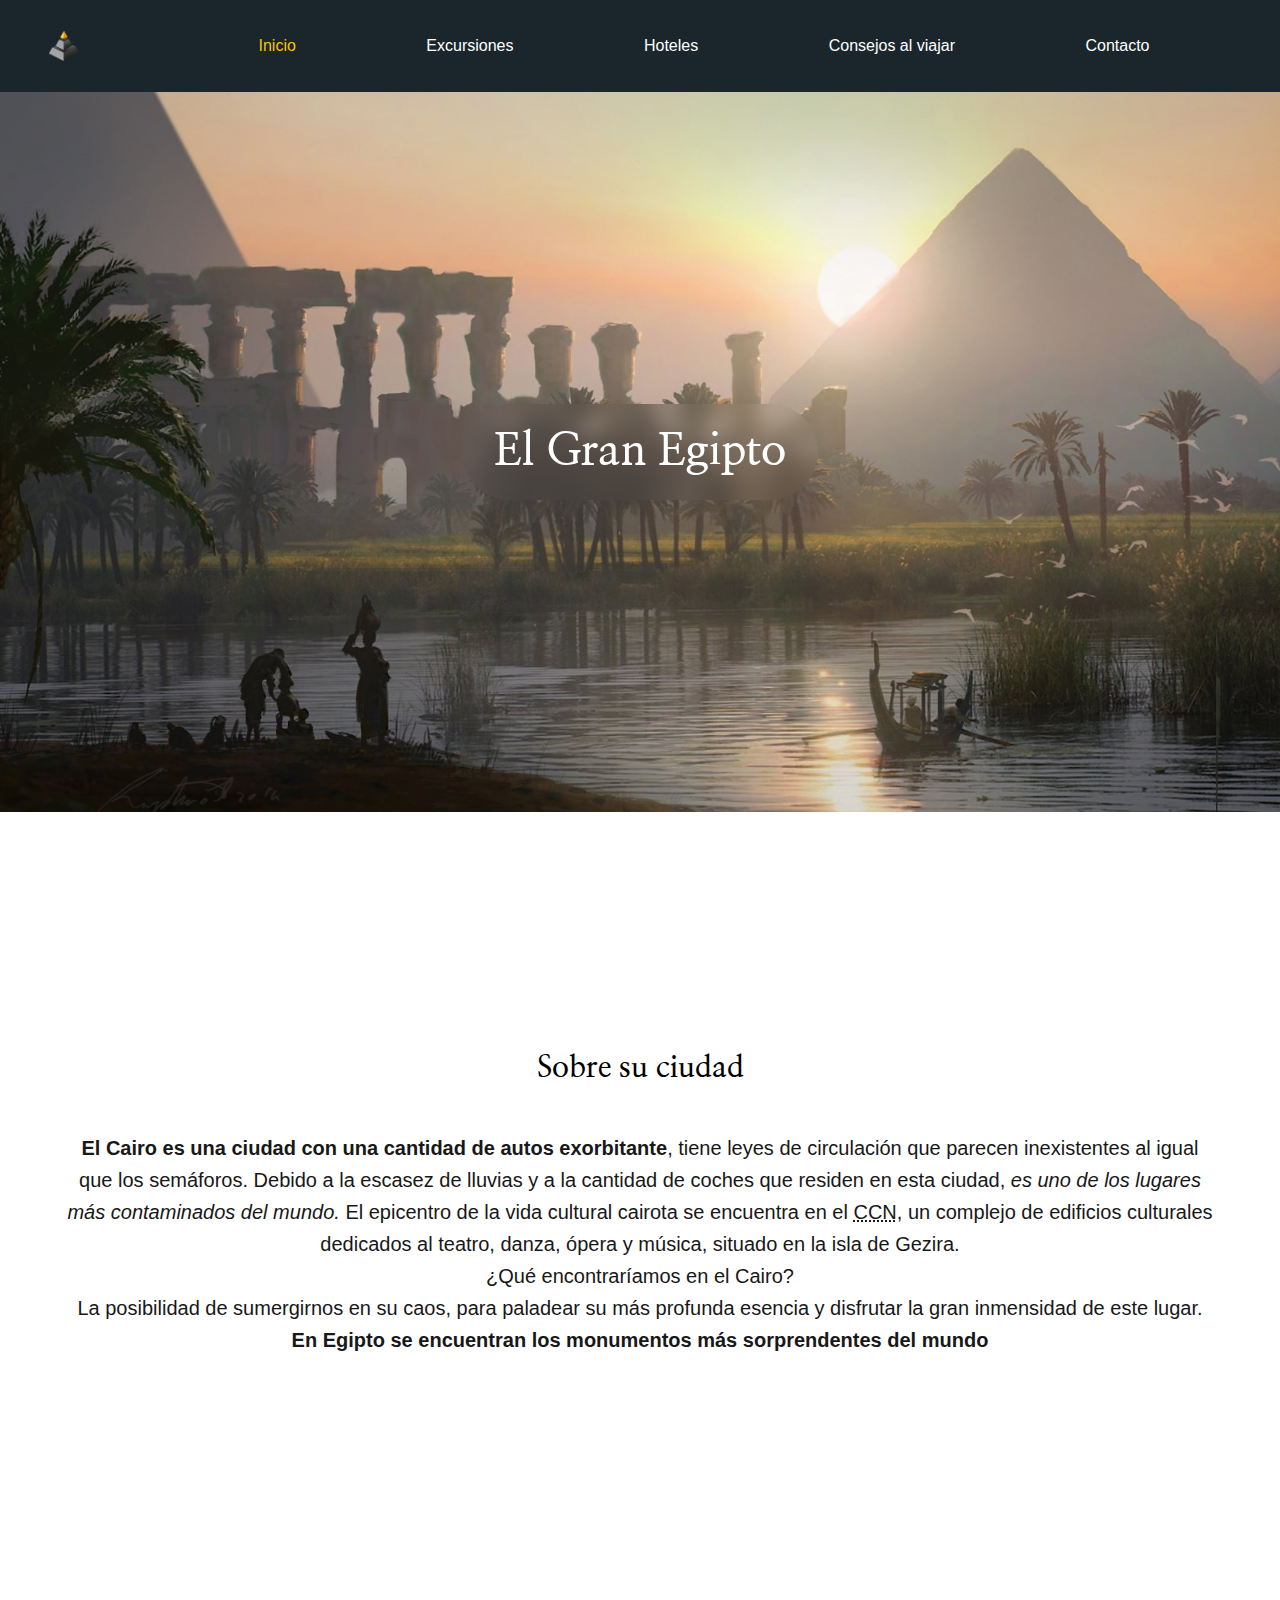
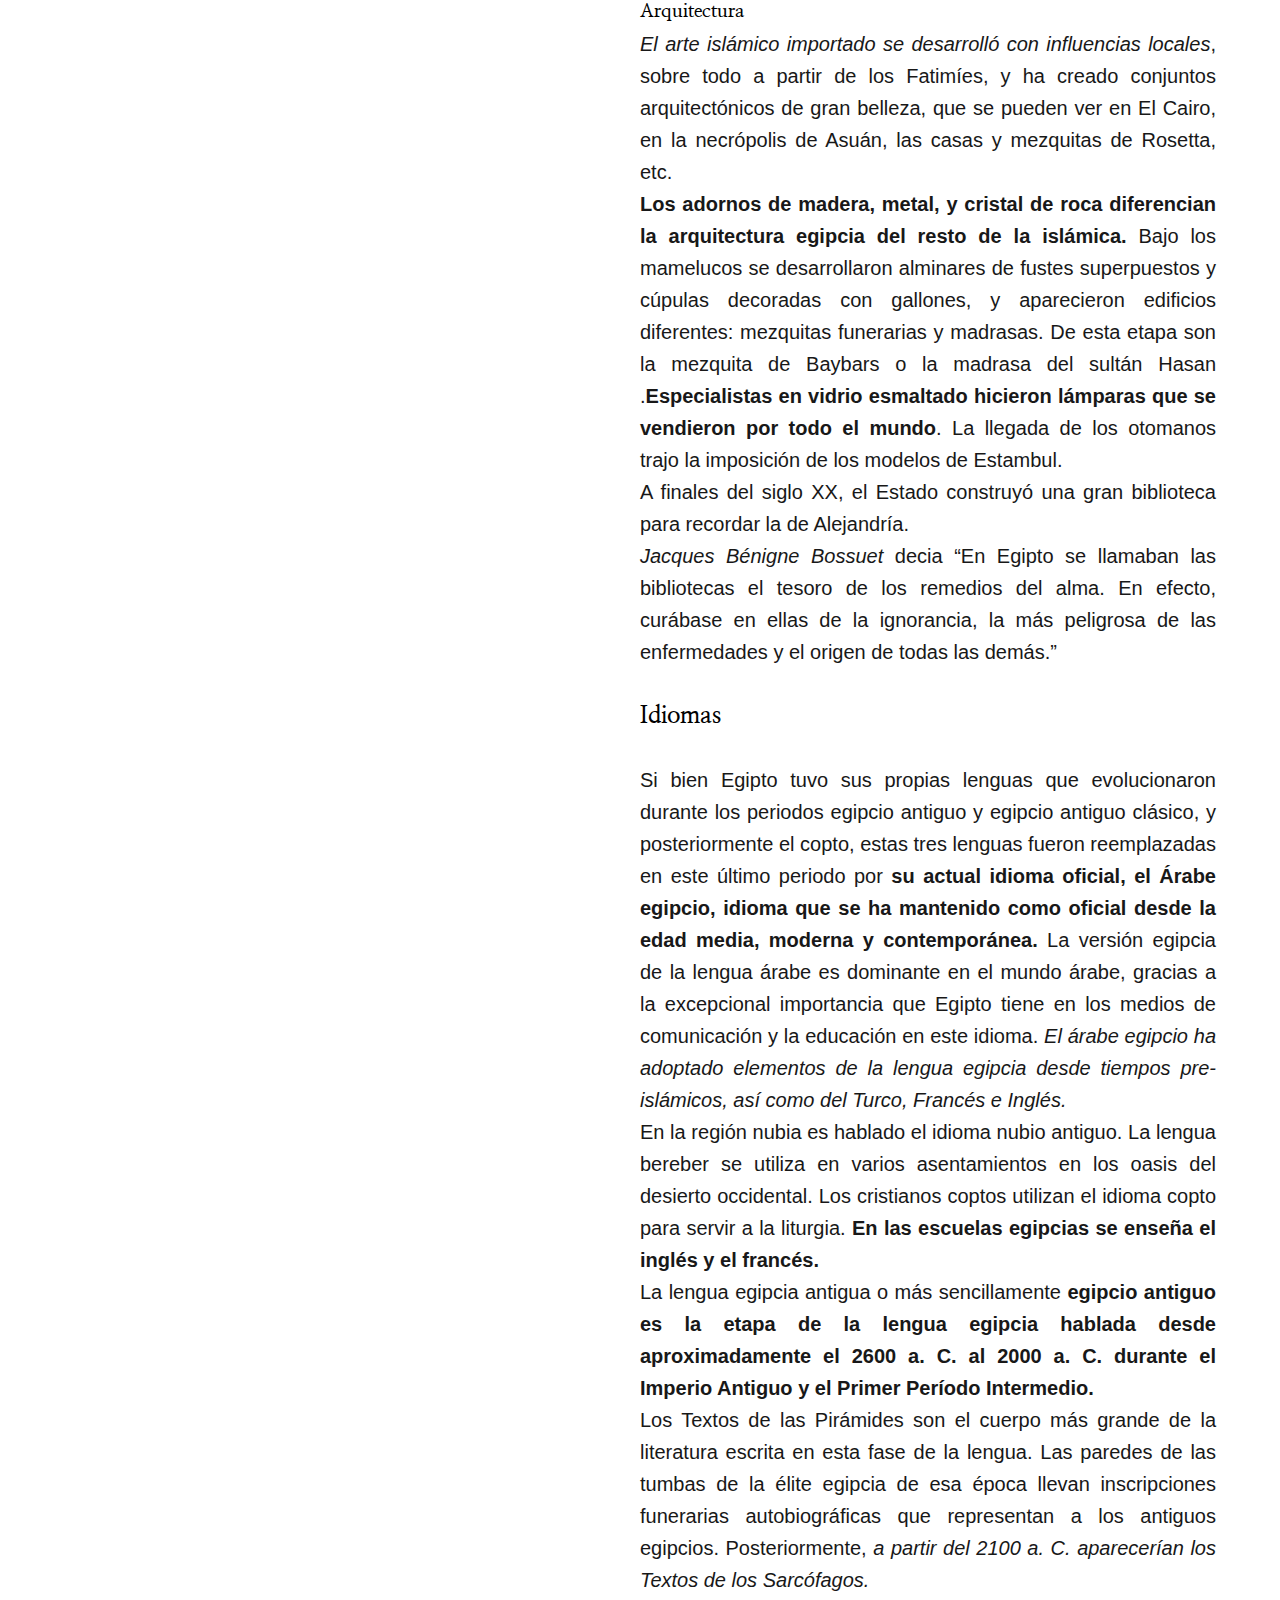
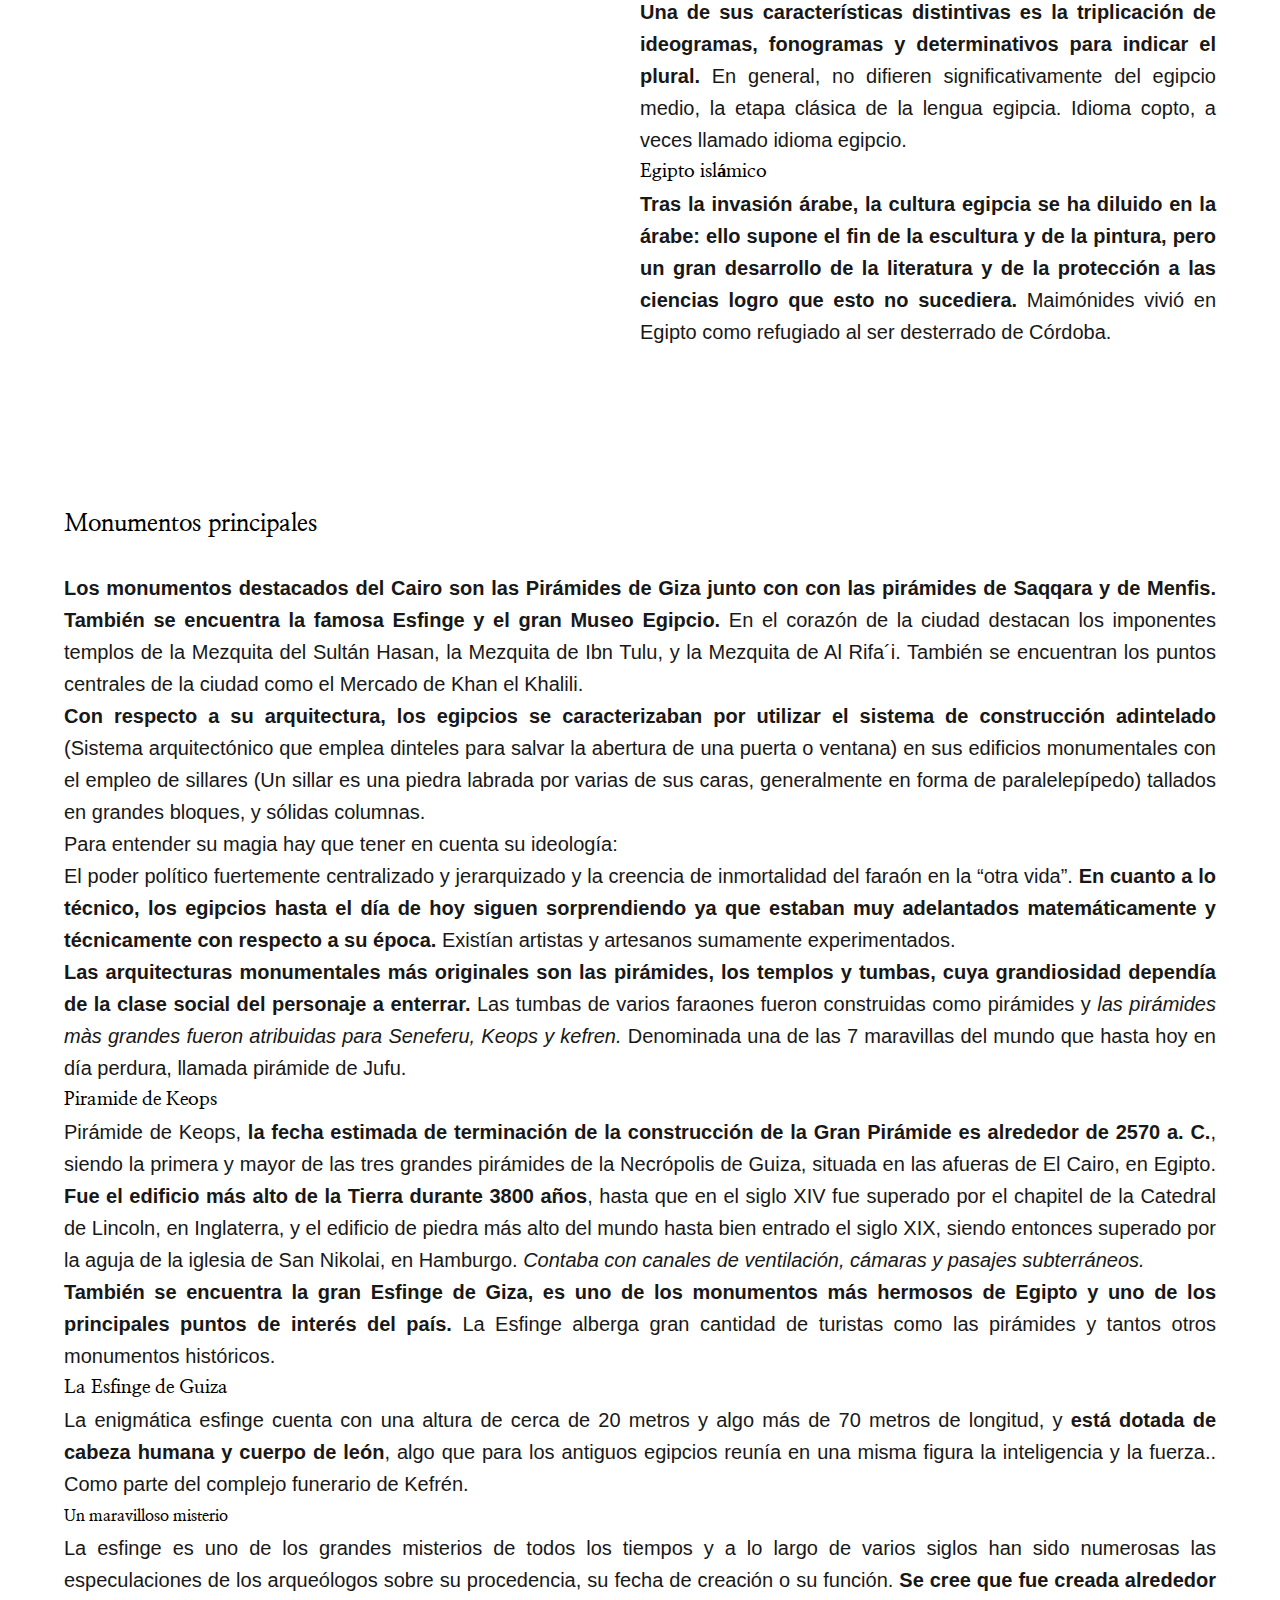
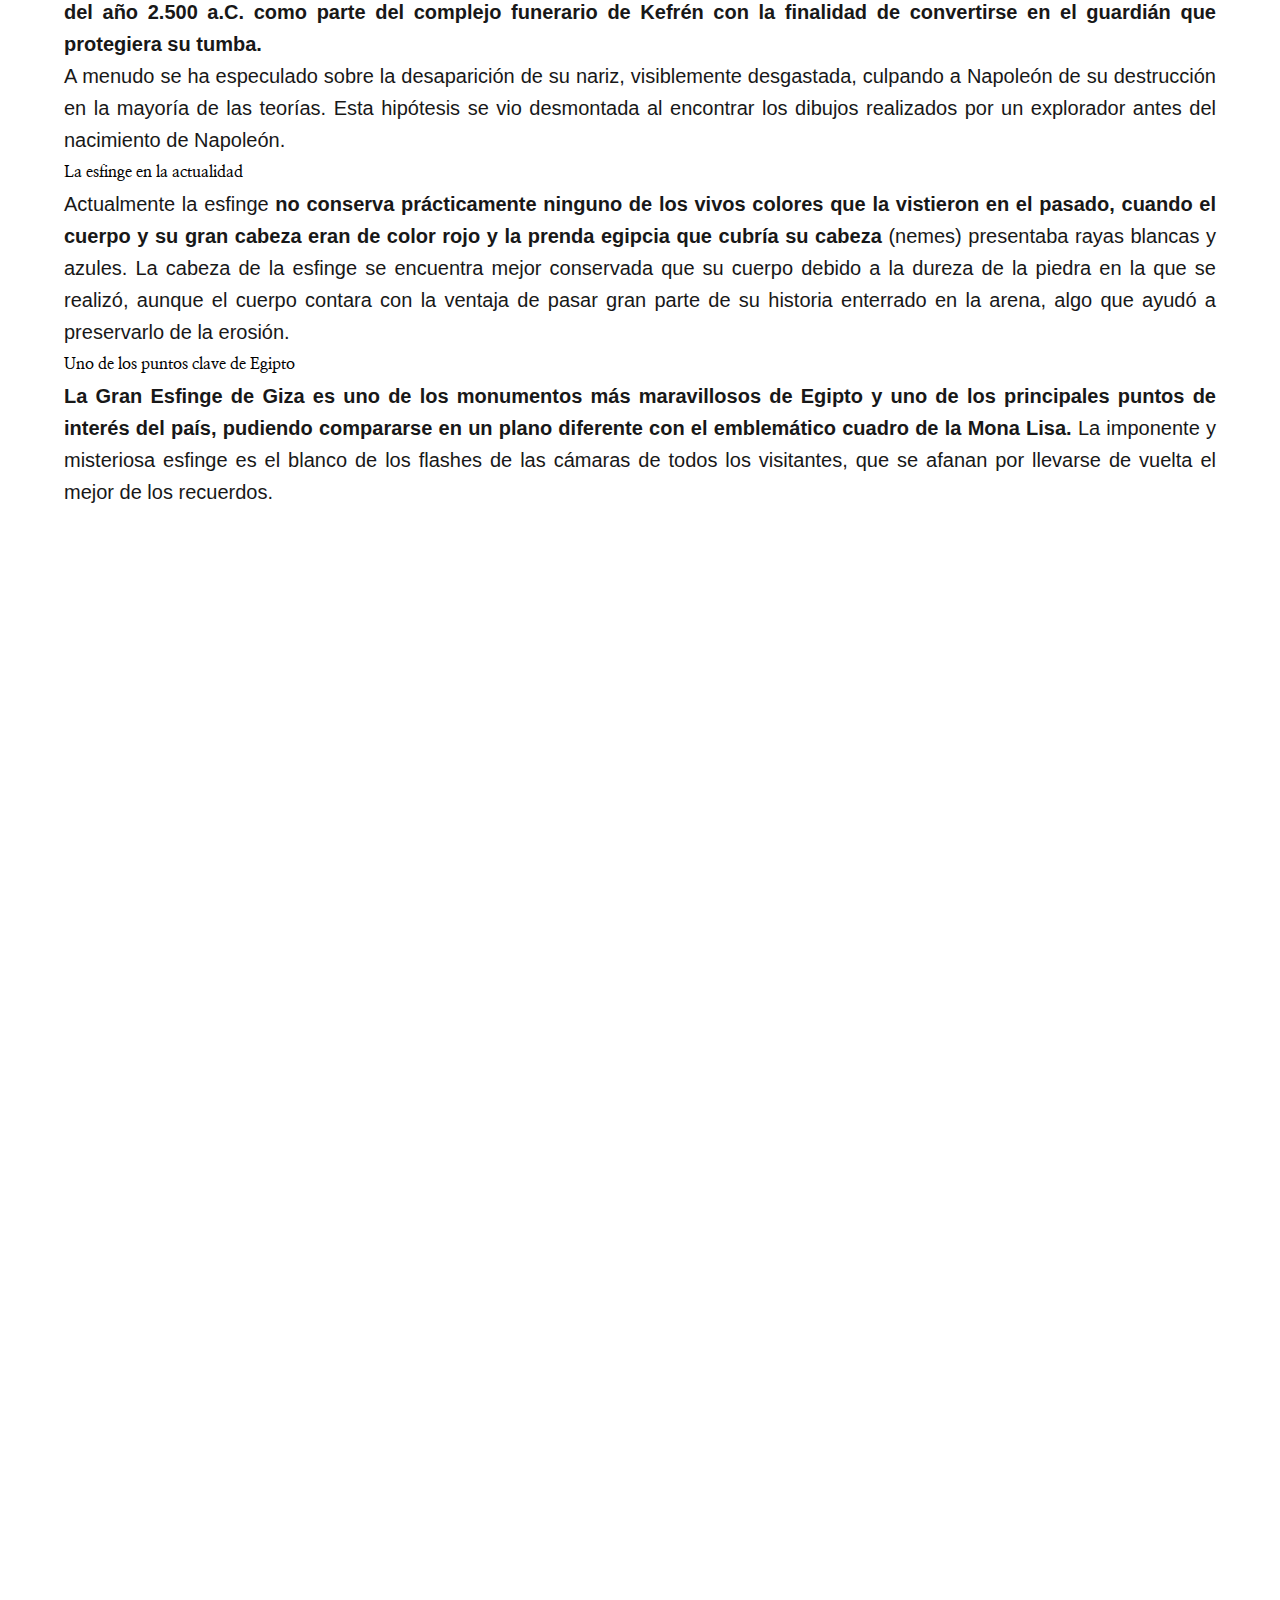
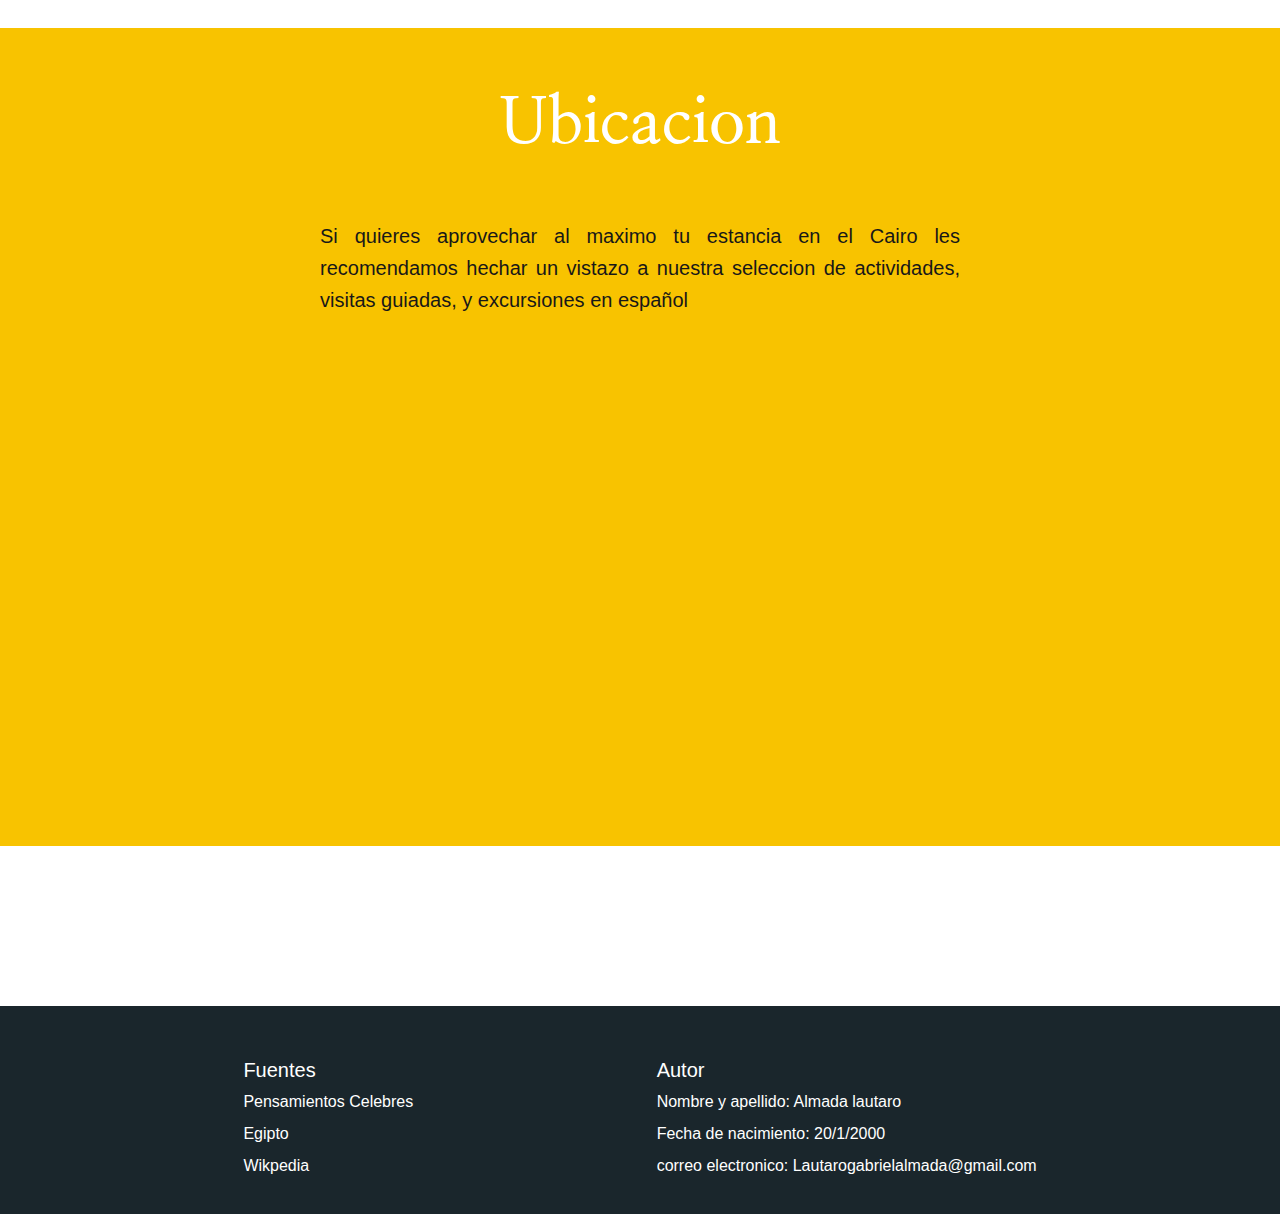
<file: index.html>
<!DOCTYPE html>
<html lang="es">
<head>
    <meta charset="UTF-8">
    <meta http-equiv="X-UA-Compatible" content="IE=edge">
    <meta name="viewport" content="width=device-width, initial-scale=1.0">
    <link rel="stylesheet" href="css/estilo.css">
    <link rel="shortcut icon" href="imagenes/logo-piramide.png" type="image/x-icon">
    <title>Inicio</title>
    <link href="https://unpkg.com/aos@2.3.1/dist/aos.css" rel="stylesheet">
</head>
<body class="grillaPadre">
    <header>


         <nav>
            
            <a href="index.html"><img src="imagenes/logo-piramide.png" alt="Piramide dorada de Giza" title="Piramide" width="30px" height="30px"></a>

            <ul>
                
                <li><a class="actActivo" href="index.html"> Inicio</a></li>
                <li><a href="paginas/excursiones.html">Excursiones</a></li>
                <li><a href="paginas/hoteles.html"> Hoteles</a></li>
                <li><a href="paginas/consejos.html"> Consejos al viajar</a></li>
                <li><a href="paginas/contacto.html">Contacto</a></li>
            </ul>

            <div class="menuHamburguesa">
            <a href=""><img src="imagenes/menu-hamburguesa.png" alt="menu hamburguesa" width="40px" height="40px"></a>
            </div>

        </nav>

    

    <div class="imagenEncabezado">

        <h1 data-aos="zoom-in">El Gran Egipto</h1>
            
    </div>   
        
    </header>

    
       

    <main class="grillaMainIndex">

    

    <section class="section1Index">
    <div> 

    <h2>Sobre su ciudad</h2>
    <p><strong>El Cairo es una ciudad con una cantidad de autos exorbitante</strong>, tiene leyes de circulación que parecen inexistentes al igual que los semáforos.  Debido a la escasez de lluvias y a la cantidad de coches que residen en esta ciudad, <em>es uno de los lugares más contaminados del mundo.</em> El epicentro de la vida cultural cairota se encuentra en el <abbr title="Centro Cultural Nacional">CCN</abbr>, un complejo de edificios culturales dedicados al teatro, danza, ópera y música, situado en la isla de Gezira.</p>
    <p>¿Qué encontraríamos en el Cairo?</p> 
    <p>La posibilidad de sumergirnos en su caos, para paladear su más profunda esencia y disfrutar la gran inmensidad de este lugar. <strong>En Egipto se encuentran los monumentos más sorprendentes del mundo</strong></p>
    </div>
    </section>


    
    <section class="section2Index">

        <img data-aos="fade-right"
        data-aos-duration="3000" src="imagenes/imagenes-index-sobresuciudad2.jpeg" alt="" width="400px" height="300px">

        <img 
        data-aos="fade-right"
    data-aos-duration="3000" src="imagenes/imagenes-index-sobresuciudad.jpeg" alt="" width="400px" height="300px">
            
        <img 
        data-aos="fade-right"
    data-aos-duration="3000"  src="imagenes/imagenes-index-sobresuciudad3.jpeg" alt="" width="400px" height="300px">
        
    </section>
   



<section class="section3Index">

<div>

    <h3>Arquitectura</h3>

    <p><em>El arte islámico importado se desarrolló con influencias locales</em>, sobre todo a partir de los Fatimíes, y ha creado conjuntos arquitectónicos de gran belleza, que se pueden ver en El Cairo, en la necrópolis de Asuán, las casas y mezquitas de Rosetta, etc.</p>
    <p><strong>Los adornos de madera, metal, y cristal de roca diferencian la arquitectura egipcia del resto de la islámica.</strong> Bajo los mamelucos se desarrollaron alminares de fustes superpuestos y cúpulas decoradas con gallones, y aparecieron edificios diferentes: mezquitas funerarias y madrasas. De esta etapa son la mezquita de Baybars o la madrasa del sultán Hasan .<strong>Especialistas en vidrio esmaltado hicieron lámparas que se vendieron por todo el mundo</strong>. La llegada de los otomanos trajo la imposición de los modelos de Estambul.</p>
    <p>A finales del siglo XX, el Estado construyó una gran biblioteca para recordar la de Alejandría.</p> 

    <p><cite>Jacques Bénigne Bossuet</cite> decia <q>En Egipto se llamaban las bibliotecas el tesoro de los remedios del alma. En efecto, curábase en ellas de la ignorancia, la más peligrosa de las enfermedades y el origen de todas las demás.</q></p><br>
<!--https://pensamientoscelebres.com/tema/egipto/-->
</div>

</section>

<section class="section4Index">
<div>   
<h2>Idiomas</h2><br>

<p>Si bien Egipto tuvo sus propias lenguas que evolucionaron durante los periodos egipcio antiguo y egipcio antiguo clásico, y posteriormente el copto, estas tres lenguas fueron reemplazadas en este último periodo por <strong>su actual idioma oficial, el Árabe egipcio, idioma que se ha mantenido como oficial desde la edad media, moderna y contemporánea.</strong> La versión egipcia de la lengua árabe es dominante en el mundo árabe, gracias a la excepcional importancia que Egipto tiene en los medios de comunicación y la educación en este idioma.
<em>El árabe egipcio ha adoptado elementos de la lengua egipcia desde tiempos pre-islámicos, así como del Turco, Francés e Inglés.</em></p>
<p>En la región nubia es hablado el idioma nubio antiguo. La lengua bereber se utiliza en varios asentamientos en los oasis del desierto occidental. Los cristianos coptos utilizan el idioma copto para servir a la liturgia. <strong>En las escuelas egipcias se enseña el inglés y el francés.</strong></p>
<p>La lengua egipcia antigua o más sencillamente <strong>egipcio antiguo es la etapa de la lengua egipcia hablada desde aproximadamente el 2600 a. C. al 2000 a. C. durante el Imperio Antiguo y el Primer Período Intermedio.</strong></p>
<p>Los Textos de las Pirámides son el cuerpo más grande de la literatura escrita en esta fase de la lengua. Las paredes de las tumbas de la élite egipcia de esa época llevan inscripciones funerarias autobiográficas que representan a los antiguos egipcios. Posteriormente, <em>a partir del 2100 a. C. aparecerían los Textos de los Sarcófagos.</em></p>
<p><strong>Una de sus características distintivas es la triplicación de ideogramas, fonogramas y determinativos para indicar el plural.</strong> En general, no difieren significativamente del egipcio medio, la etapa clásica de la lengua egipcia. Idioma copto, a veces llamado idioma egipcio.</p>

<h3>Egipto islámico</h3>

<p><strong>Tras la invasión árabe, la cultura egipcia se ha diluido en la árabe: ello supone el fin de la escultura y de la pintura, pero un gran desarrollo de la literatura y de la protección a las ciencias logro que esto no sucediera.</strong> Maimónides vivió en Egipto como refugiado al ser desterrado de Córdoba.

</div>
</section>



<section class="section5Index"> 

<div>   
<h2>Monumentos principales</h2><br>


<p><strong>Los monumentos destacados del Cairo son las Pirámides de Giza junto con con las pirámides de Saqqara y de Menfis. También se encuentra la famosa Esfinge y el gran Museo Egipcio.</strong>
En el corazón de la ciudad destacan los imponentes templos de la Mezquita del Sultán Hasan, la Mezquita de Ibn Tulu, y la Mezquita de Al Rifa´i. También se encuentran los puntos centrales de la ciudad como el Mercado de Khan el Khalili.</p>
<!--https://es.wikipedia.org/wiki/Egipto-->
<p><strong>Con respecto a su arquitectura, los egipcios se caracterizaban por utilizar el sistema de construcción adintelado</strong> (Sistema arquitectónico que emplea dinteles para salvar la abertura de una puerta o ventana) en sus edificios monumentales  con el empleo de sillares (Un sillar es una piedra labrada por varias de sus caras, generalmente en forma de paralelepípedo) tallados en grandes bloques, y sólidas columnas.</p>

<p>Para entender su magia hay que tener en cuenta su ideología:</p>

<p>El poder político fuertemente centralizado y jerarquizado y la creencia de inmortalidad del faraón en la “otra vida”.<strong> En cuanto a lo técnico, los egipcios hasta el día de hoy siguen sorprendiendo ya que estaban muy adelantados matemáticamente y técnicamente con respecto a su época.</strong> Existían artistas y artesanos sumamente experimentados.</p>
<p><strong>Las arquitecturas monumentales más originales son las pirámides, los templos y tumbas, cuya grandiosidad dependía de la clase social del personaje a enterrar.</strong> Las tumbas de varios faraones fueron construidas como pirámides y <em>las pirámides màs grandes fueron atribuidas para Seneferu, Keops y kefren.</em> Denominada una de las 7 maravillas del mundo que hasta hoy en día perdura, llamada pirámide de Jufu.</p>



<h3>Piramide de Keops</h3>

<p>Pirámide de Keops, <strong>la fecha estimada de terminación de la construcción de la Gran Pirámide es alrededor de 2570 a. C.</strong>, siendo la primera y mayor de las tres grandes pirámides de la Necrópolis de Guiza, situada en las afueras de El Cairo, en Egipto. <strong>Fue el edificio más alto de la Tierra durante 3800 años</strong>, hasta que en el siglo XIV fue superado por el chapitel de la Catedral de Lincoln, en Inglaterra, y el edificio de piedra más alto del mundo hasta bien entrado el siglo XIX, siendo entonces superado por la aguja de la iglesia de San Nikolai, en Hamburgo. <em>Contaba con canales de ventilación, cámaras y pasajes subterráneos.</em></p>


<p><strong>También se encuentra la gran Esfinge de Giza, es uno de los monumentos más hermosos de Egipto y uno de los principales puntos de interés del país.</strong> La Esfinge alberga gran cantidad de turistas como las pirámides y tantos otros monumentos históricos.</p>


<h3>La Esfinge de Guiza</h3>


<p>La enigmática esfinge cuenta con una altura de cerca de 20 metros y algo más de 70 metros de longitud, y <strong>está dotada de cabeza humana y cuerpo de león</strong>, algo que para los antiguos egipcios reunía en una misma figura la inteligencia y la fuerza.. Como parte del complejo funerario de Kefrén.</p>

<h4>Un maravilloso misterio</h4>

<p>La esfinge es uno de los grandes misterios de todos los tiempos y a lo largo de varios siglos han sido numerosas las especulaciones de los arqueólogos sobre su procedencia, su fecha de creación o su función.
<strong>Se cree que fue creada alrededor del año 2.500 a.C. como parte del complejo funerario de Kefrén con la finalidad de convertirse en el guardián que protegiera su tumba.</strong></p>
<p>A menudo se ha especulado sobre la desaparición de su nariz, visiblemente desgastada, culpando a Napoleón de su destrucción en la mayoría de las teorías. Esta hipótesis se vio desmontada al encontrar los dibujos realizados por un explorador antes del nacimiento de Napoleón.</p>

<h4>La esfinge en la actualidad</h4>

<p>Actualmente la esfinge <strong>no conserva prácticamente ninguno de los vivos colores que la vistieron en el pasado, cuando el cuerpo y su gran cabeza eran de color rojo y la prenda egipcia que cubría su cabeza</strong> (nemes) presentaba rayas blancas y azules.
La cabeza de la esfinge se encuentra mejor conservada que su cuerpo debido a la dureza de la piedra en la que se realizó, aunque el cuerpo contara con la ventaja de pasar gran parte de su historia enterrado en la arena, algo que ayudó a preservarlo de la erosión.</p>

<h4>Uno de los puntos clave de Egipto</h4>

<p><strong>La Gran Esfinge de Giza es uno de los monumentos más maravillosos de Egipto y uno de los principales puntos de interés del país, pudiendo compararse en un plano diferente con el emblemático cuadro de la Mona Lisa.</strong> La imponente y misteriosa esfinge es el blanco de los flashes de las cámaras de todos los visitantes, que se afanan por llevarse de vuelta el mejor de los recuerdos.</p>

</div>
</section>
<!--https://www.egipto.net/gran-esfinge-de-guiza-->



<section class="section6Index">

    <img   data-aos="fade-up"
    data-aos-duration="3000" src="imagenes/piramidedekeops.jpg" alt="Piramide gigante color arena" width="500px" height="400px">

    <img  data-aos="fade-up"
    data-aos-duration="3000" src="imagenes/esfinge-giza.jpg" alt="Cuerpo de gato gigante con cabeza de hombre de perfil" width="500px" height="400px"/>

    <img   data-aos="fade-up"
    data-aos-duration="3000" src="imagenes/palacio-egipto.jpeg" alt="Gran palacio rectangular" title="Palacio egipto" width="500px" height="400px">


</section>



<section class="section7Index">

    <div>
    <h2>Ubicacion</h2>
    <p>Si quieres aprovechar al maximo tu estancia en el Cairo les recomendamos hechar un vistazo a nuestra seleccion de actividades, visitas guiadas, y excursiones en español</p>
    </div>
    
    <div>
    <iframe src="https://www.google.com/maps/embed?pb=!1m18!1m12!1m3!1d7286615.899145391!2d30.8768375!3d26.906099949999998!2m3!1f0!2f0!3f0!3m2!1i1024!2i768!4f13.1!3m3!1m2!1s0x14368976c35c36e9%3A0x2c45a00925c4c444!2sEgipto!5e0!3m2!1ses-419!2sar!4v1655853190787!5m2!1ses-419!2sar" height="450" style="border:0;" allowfullscreen="" loading="lazy" referrerpolicy="no-referrer-when-downgrade"></iframe>
    </div>

</section>


</main>

    <footer>

    <div class="footerFuentes">
    <p>Fuentes</p>
    <ul>
    <li><a target="_blank" href="https://pensamientoscelebres.com/tema/egipto/">Pensamientos Celebres </a></li>
    <li><a target="_blank" href="https://www.egipto.net/gran-esfinge-de-guiza"> Egipto </a></li>
    <li> <a target="_blank" href="https://es.wikipedia.org/wiki/Egipto">Wikpedia </a></li>
    </ul>
    </div>

    <div class="footerAutor">
    <p>Autor</p>
    <ul>
    <li>Nombre y apellido: Almada lautaro</li>
    <li>Fecha de nacimiento: 20/1/2000</li>
    <li>correo electronico: Lautarogabrielalmada@gmail.com</li>
    </ul>
    </div>


    </footer>
    
    <script src="https://unpkg.com/aos@2.3.1/dist/aos.js"></script>
    <script>
        AOS.init();
      </script>
</body>
</html>
</file>
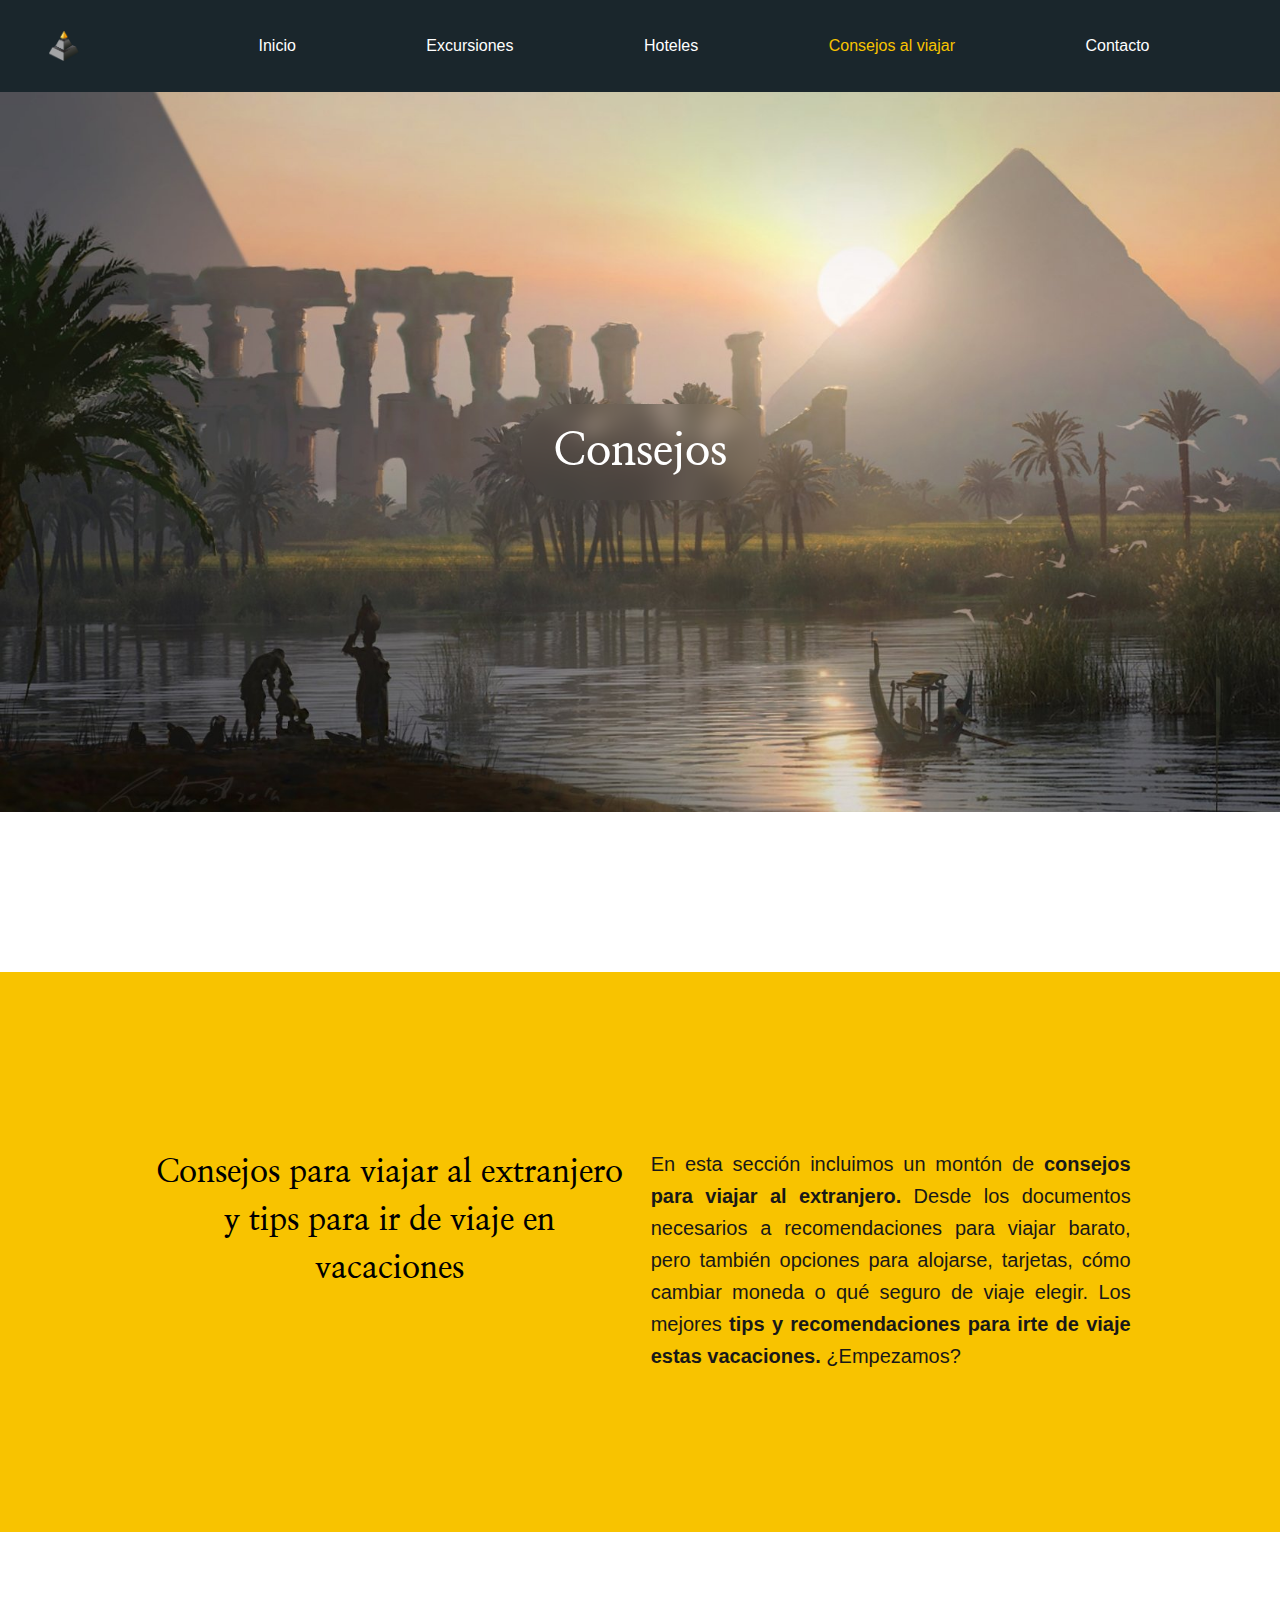
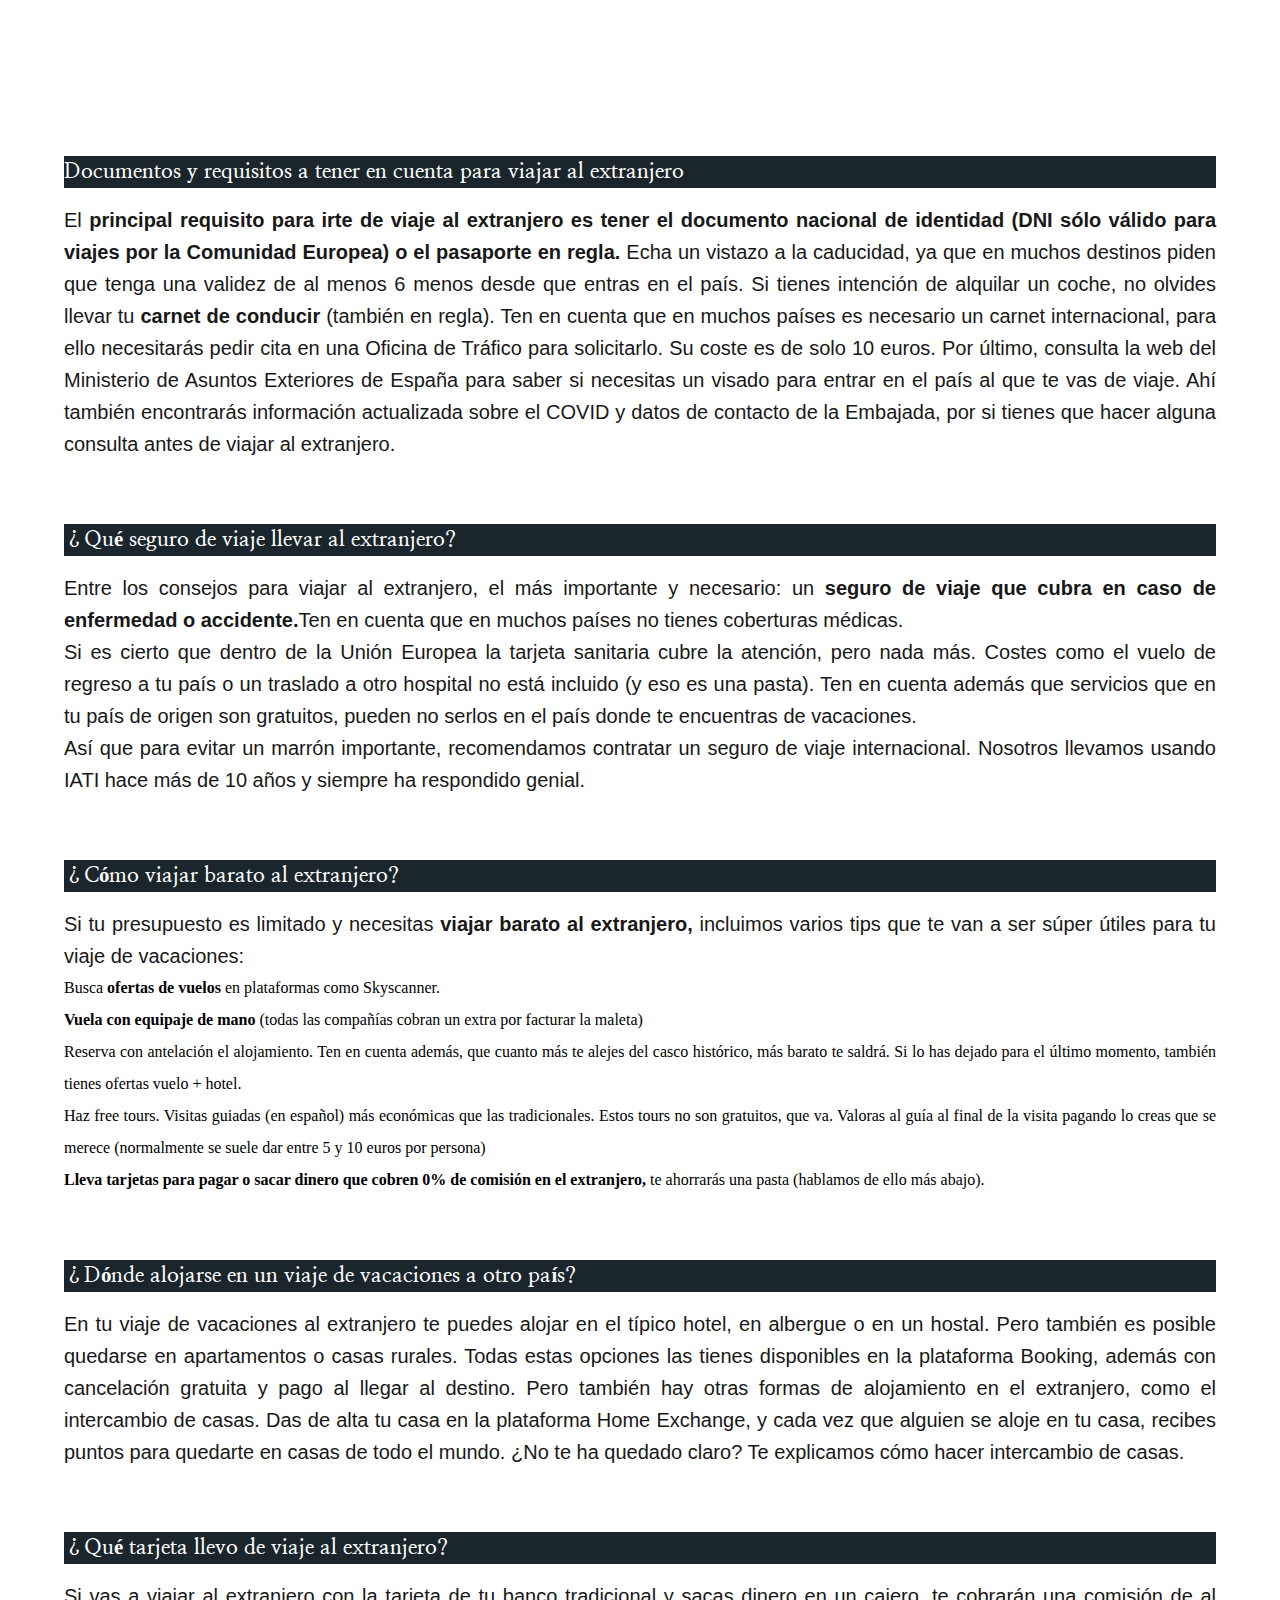
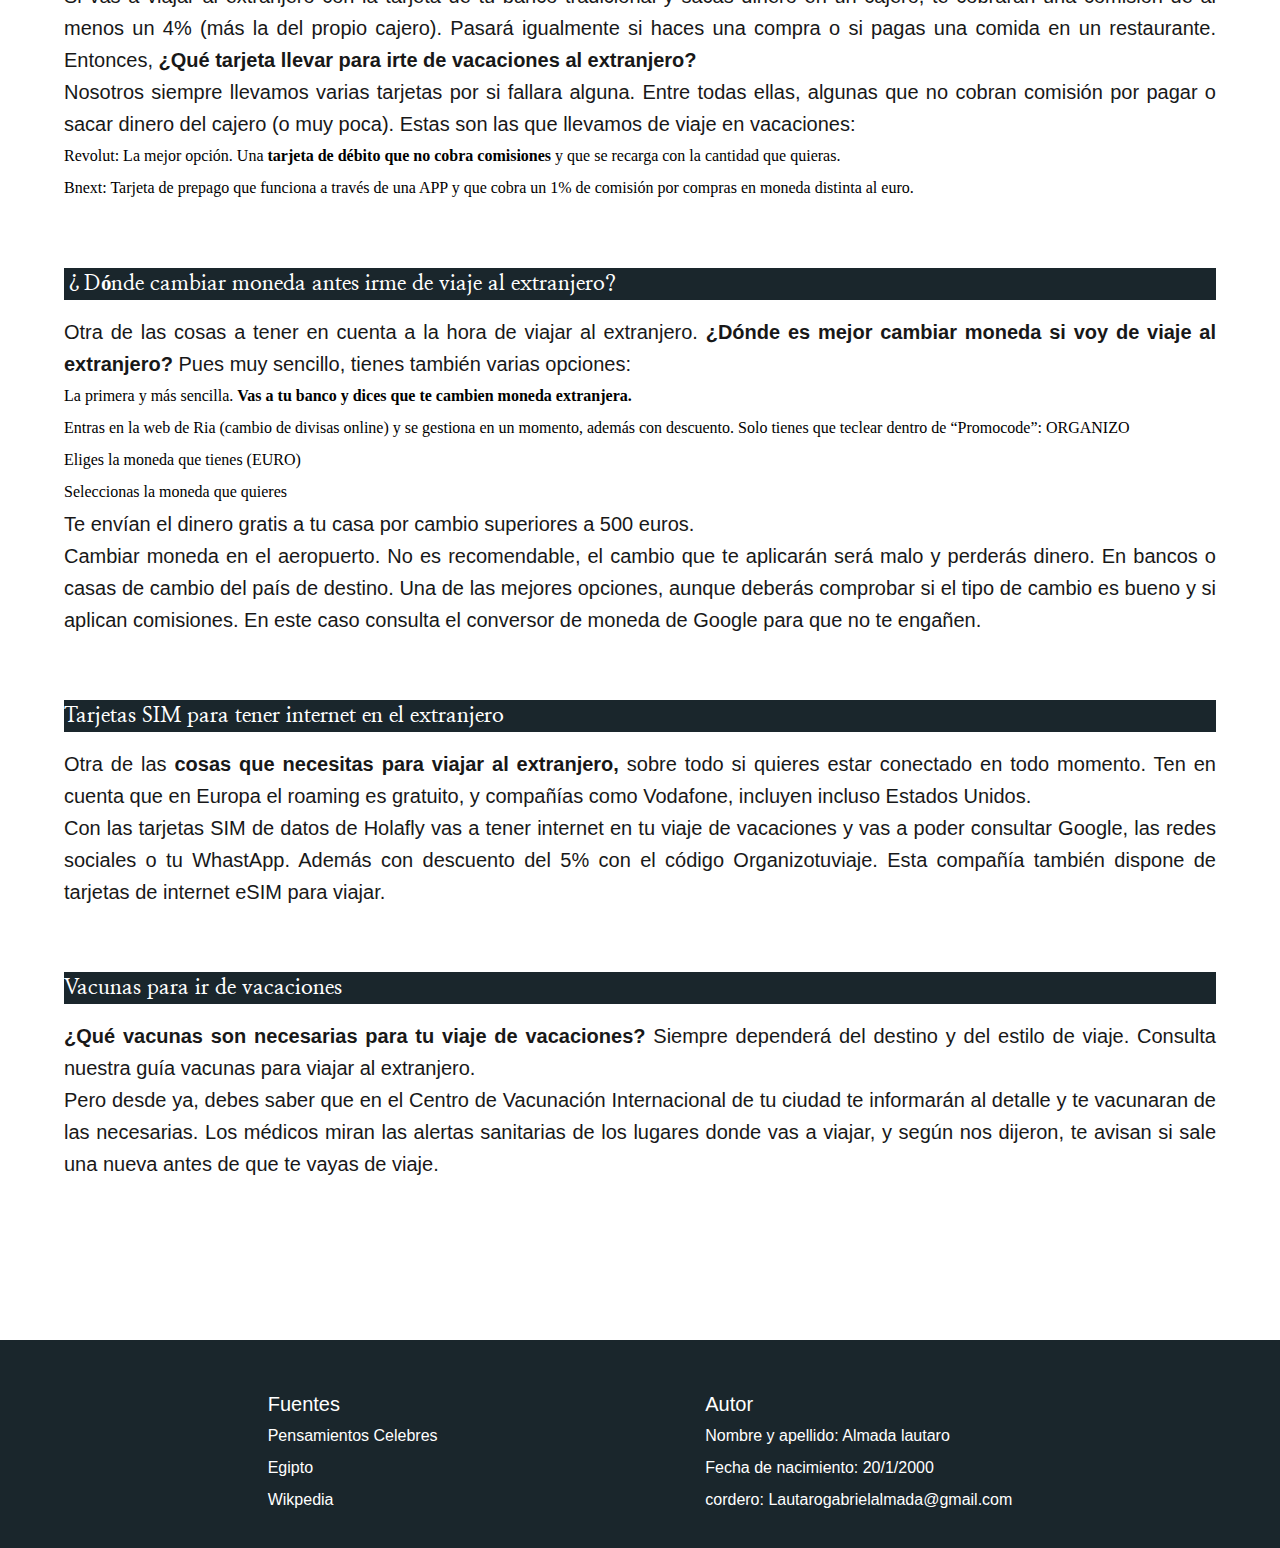
<file: paginas/consejos.html>
<!DOCTYPE html>
<html lang="es">
<head>
    <meta charset="UTF-8">
    <meta http-equiv="X-UA-Compatible" content="IE=edge">
    <meta name="viewport" content="width=device-width, initial-scale=1.0">
    <link rel="stylesheet" href="../css/estilo.css">
    <link rel="shortcut icon" href="../imagenes/logo-piramide.png" type="image/x-icon">
    <title>Consejos</title>
    <link href="https://unpkg.com/aos@2.3.1/dist/aos.css" rel="stylesheet">
</head>
<body  class="grillaPadre">
    <header>
         <nav>
            <a href="../index.html"><img src="../imagenes/logo-piramide.png" alt="Piramide dorada de Giza" title="Piramide" width="30px" height="30px"></a>
            <ul>
                <li><a href="../index.html"> Inicio</a></li>
                <li><a href="excursiones.html"> Excursiones</a></li>
                <li><a href="hoteles.html">Hoteles</a></li>
                <li><a class="actActivo" href="consejos.html"> Consejos al viajar</a></li>
                <li><a href="contacto.html"> Contacto</a></li>
            </ul>

            <div class="menuHamburguesa">
                <a href=""><img src="../imagenes/menu-hamburguesa.png" alt="menu hamburguesa" width="40px" height="40px"></a>
            </div>
        </nav>

        <div class="imagenEncabezado">  
            <h1 data-aos="zoom-in">Consejos</h1>
         </div> 
        
        
    </header>

    <main class="grillaMainConsejos">


        <section class="section1Consejos">

            <div>
            <H2>Consejos para viajar al extranjero y tips para ir de viaje en vacaciones</H2>
            <p>En esta sección incluimos un montón de <strong>consejos para viajar al extranjero.</strong> Desde los documentos necesarios a recomendaciones para viajar barato, pero también opciones para alojarse, tarjetas, cómo cambiar moneda o qué seguro de viaje elegir. Los mejores <strong>tips y recomendaciones para irte de viaje estas vacaciones. </strong>¿Empezamos? </p>
            </div>

        </section>

        <section class="section2Consejos">

        
                
            
            <div class="consejosListado ">
               
                <H3>Documentos y requisitos a tener en cuenta para viajar al extranjero</H3>
                <p>El <strong>principal requisito para irte de viaje al extranjero es tener el documento nacional de identidad (DNI sólo válido para viajes por la Comunidad Europea) o el pasaporte en regla. </strong>Echa un vistazo a la caducidad, ya que en muchos destinos piden que tenga una validez de al menos 6 menos desde que entras en el país.
                Si tienes intención de alquilar un coche, no olvides llevar tu <b>carnet de conducir</b> (también en regla). Ten en cuenta que en muchos países es necesario un carnet internacional, para ello necesitarás pedir cita en una Oficina de Tráfico para solicitarlo. Su coste es de solo 10 euros.
                Por último, consulta la web del Ministerio de Asuntos Exteriores de España para saber si necesitas un visado para entrar en el país al que te vas de viaje. Ahí también encontrarás información actualizada sobre el COVID y datos de contacto de la Embajada, por si tienes que hacer alguna consulta antes de viajar al extranjero. </p>
                
            </div>

            <div class="consejosListado ">
                
                <H3>¿Qué seguro de viaje llevar al extranjero? </H3>
                <p>Entre los consejos para viajar al extranjero, el más importante y necesario: un <strong>seguro de viaje que cubra en caso de enfermedad o accidente.</strong>Ten en cuenta que en muchos países no tienes coberturas médicas. </p>
                <p>Si es cierto que dentro de la Unión Europea la tarjeta sanitaria cubre la atención, pero nada más. Costes como el vuelo de regreso a tu país o un traslado a otro hospital no está incluido (y eso es una pasta). Ten en cuenta además que servicios que en tu país de origen son gratuitos, pueden no serlos en el país donde te encuentras de vacaciones. </p>
                <p>Así que para evitar un marrón importante, recomendamos contratar un seguro de viaje internacional. Nosotros llevamos usando IATI hace más de 10 años y siempre ha respondido genial. </p>
                
            </div>

            <div class="consejosListado ">
                
                <H3>¿Cómo viajar barato al extranjero? </H3>
                <p>Si tu presupuesto es limitado y necesitas <b>viajar barato al extranjero, </b> incluimos varios tips que te van a ser súper útiles para tu viaje de vacaciones: </p>
                <Ul>
                <li>Busca <b>ofertas de vuelos</b> en plataformas como Skyscanner. </li>
                <li><strong>Vuela con equipaje de mano</strong> (todas las compañías cobran un extra por facturar la maleta) </li>
                <li>Reserva con antelación el alojamiento. Ten en cuenta además, que cuanto más te alejes del casco histórico, más barato te saldrá. Si lo has dejado para el último momento, también tienes ofertas vuelo + hotel. </li>
                <li>Haz free tours. Visitas guiadas (en español) más económicas que las tradicionales. Estos tours no son gratuitos, que va. Valoras al guía al final de la visita pagando lo creas que se merece (normalmente se suele dar entre 5 y 10 euros por persona) </li>
                <li><strong>Lleva tarjetas para pagar o sacar dinero que cobren 0% de comisión en el extranjero, </strong>te ahorrarás una pasta (hablamos de ello más abajo). </li>
                </ul>
                
            </div >

            <div class="consejosListado ">
                
                <H3>¿Dónde alojarse en un viaje de vacaciones a otro país? </H3>
                <p>En tu viaje de vacaciones al extranjero te puedes alojar en el típico hotel, en albergue o en un hostal. Pero también es posible quedarse en apartamentos o casas rurales. Todas estas opciones las tienes disponibles en la plataforma Booking, además con cancelación gratuita y pago al llegar al destino.
                Pero también hay otras formas de alojamiento en el extranjero, como el intercambio de casas. Das de alta tu casa en la plataforma Home Exchange, y cada vez que alguien se aloje en tu casa, recibes puntos para quedarte en casas de todo el mundo. ¿No te ha quedado claro? Te explicamos cómo hacer intercambio de casas. </p>
                
            </div>

            <div class="consejosListado ">
                
                <H3>¿Qué tarjeta llevo de viaje al extranjero? </H3>
                <p>Si vas a viajar al extranjero con la tarjeta de tu banco tradicional y sacas dinero en un cajero, te cobrarán una comisión de al menos un 4% (más la del propio cajero). Pasará igualmente si haces una compra o si pagas una comida en un restaurante. Entonces, <strong> ¿Qué tarjeta llevar para irte de vacaciones al extranjero? </strong></p>
                <p>Nosotros siempre llevamos varias tarjetas por si fallara alguna. Entre todas ellas, algunas que no cobran comisión por pagar o sacar dinero del cajero (o muy poca). Estas son las que llevamos de viaje en vacaciones: </p>
                <ul>
                    <li>Revolut: La mejor opción. Una <strong>tarjeta de débito que no cobra comisiones </strong>y que se recarga con la cantidad que quieras.</li>
                    <li>Bnext: Tarjeta de prepago que funciona a través de una APP y que cobra un 1% de comisión por compras en moneda distinta al euro.</li>
                </ul>
                
            </div>

            <div class="consejosListado">
                
                <H3>¿Dónde cambiar moneda antes irme de viaje al extranjero? </H3>
                <p>Otra de las cosas a tener en cuenta a la hora de viajar al extranjero. <strong> ¿Dónde es mejor cambiar moneda si voy de viaje al extranjero? </strong>Pues muy sencillo, tienes también varias opciones: </p>
                <Ul>
                    <li>La primera y más sencilla. <strong>Vas a tu banco y dices que te cambien moneda extranjera. </strong></li>
                    <li>Entras en la web de Ria (cambio de divisas online) y se gestiona en un momento, además con descuento. Solo tienes que teclear dentro de “Promocode”: ORGANIZO
                    <Ul>
                    <li>Eliges la moneda que tienes (EURO) </li>
                    <li>Seleccionas la moneda que quieres</li>
                    </ul>
                    </li>
                </ul>
                <p>Te envían el dinero gratis a tu casa por cambio superiores a 500 euros. </p>
                <p>Cambiar moneda en el aeropuerto. No es recomendable, el cambio que te aplicarán será malo y perderás dinero.
                En bancos o casas de cambio del país de destino. Una de las mejores opciones, aunque deberás comprobar si el tipo de cambio es bueno y si aplican comisiones. En este caso consulta el conversor de moneda de Google para que no te engañen.</p>
                
            </div>

            <div class="consejosListado">
                
                <H3>Tarjetas SIM para tener internet en el extranjero</H3>
                <p>Otra de las <strong>cosas que necesitas para viajar al extranjero, </strong> sobre todo si quieres estar conectado en todo momento. Ten en cuenta que en Europa el roaming es gratuito, y compañías como Vodafone, incluyen incluso Estados Unidos. </p>
                <p>Con las tarjetas SIM de datos de Holafly vas a tener internet en tu viaje de vacaciones y vas a poder consultar Google, las redes sociales o tu WhastApp. Además con descuento del 5% con el código Organizotuviaje. Esta compañía también dispone de tarjetas de internet eSIM para viajar. </p>
                
            </div>

            <div class="consejosListado">
                
                <H3>Vacunas para ir de vacaciones </H3>
                <p><strong>¿Qué vacunas son necesarias para tu viaje de vacaciones? </strong> Siempre dependerá del destino y del estilo de viaje. Consulta nuestra guía vacunas para viajar al extranjero. </p>
                <p>Pero desde ya, debes saber que en el Centro de Vacunación Internacional de tu ciudad te informarán al detalle y te vacunaran de las necesarias. Los médicos miran las alertas sanitarias de los lugares donde vas a viajar, y según nos dijeron, te avisan si sale una nueva antes de que te vayas de viaje. </p>
            </div>

        

        </section>


        

        




    </main>




    <footer>
    <div class="footerFuentes">
        <p>Fuentes</p>
        <ul>
        <li><a target="_blank" href="https://pensamientoscelebres.com/tema/egipto/">Pensamientos Celebres </a></li>
        <li><a target="_blank" href="https://www.egipto.net/gran-esfinge-de-guiza"> Egipto </a></li>
        <li> <a target="_blank" href="https://es.wikipedia.org/wiki/Egipto">Wikpedia </a></li>
        </ul>
    </div>
    <div class="footerAutor">
        <p>Autor</p>
        <ul>
        <li>Nombre y apellido: Almada lautaro</li>
        <li>Fecha de nacimiento: 20/1/2000</li>
        <li>cordero: Lautarogabrielalmada@gmail.com</li>
        </ul>
    </div>
    
    
        </footer>

        <script src="https://unpkg.com/aos@2.3.1/dist/aos.js"></script>
        <script>
            AOS.init();
          </script>
</body>
</html>
</file>
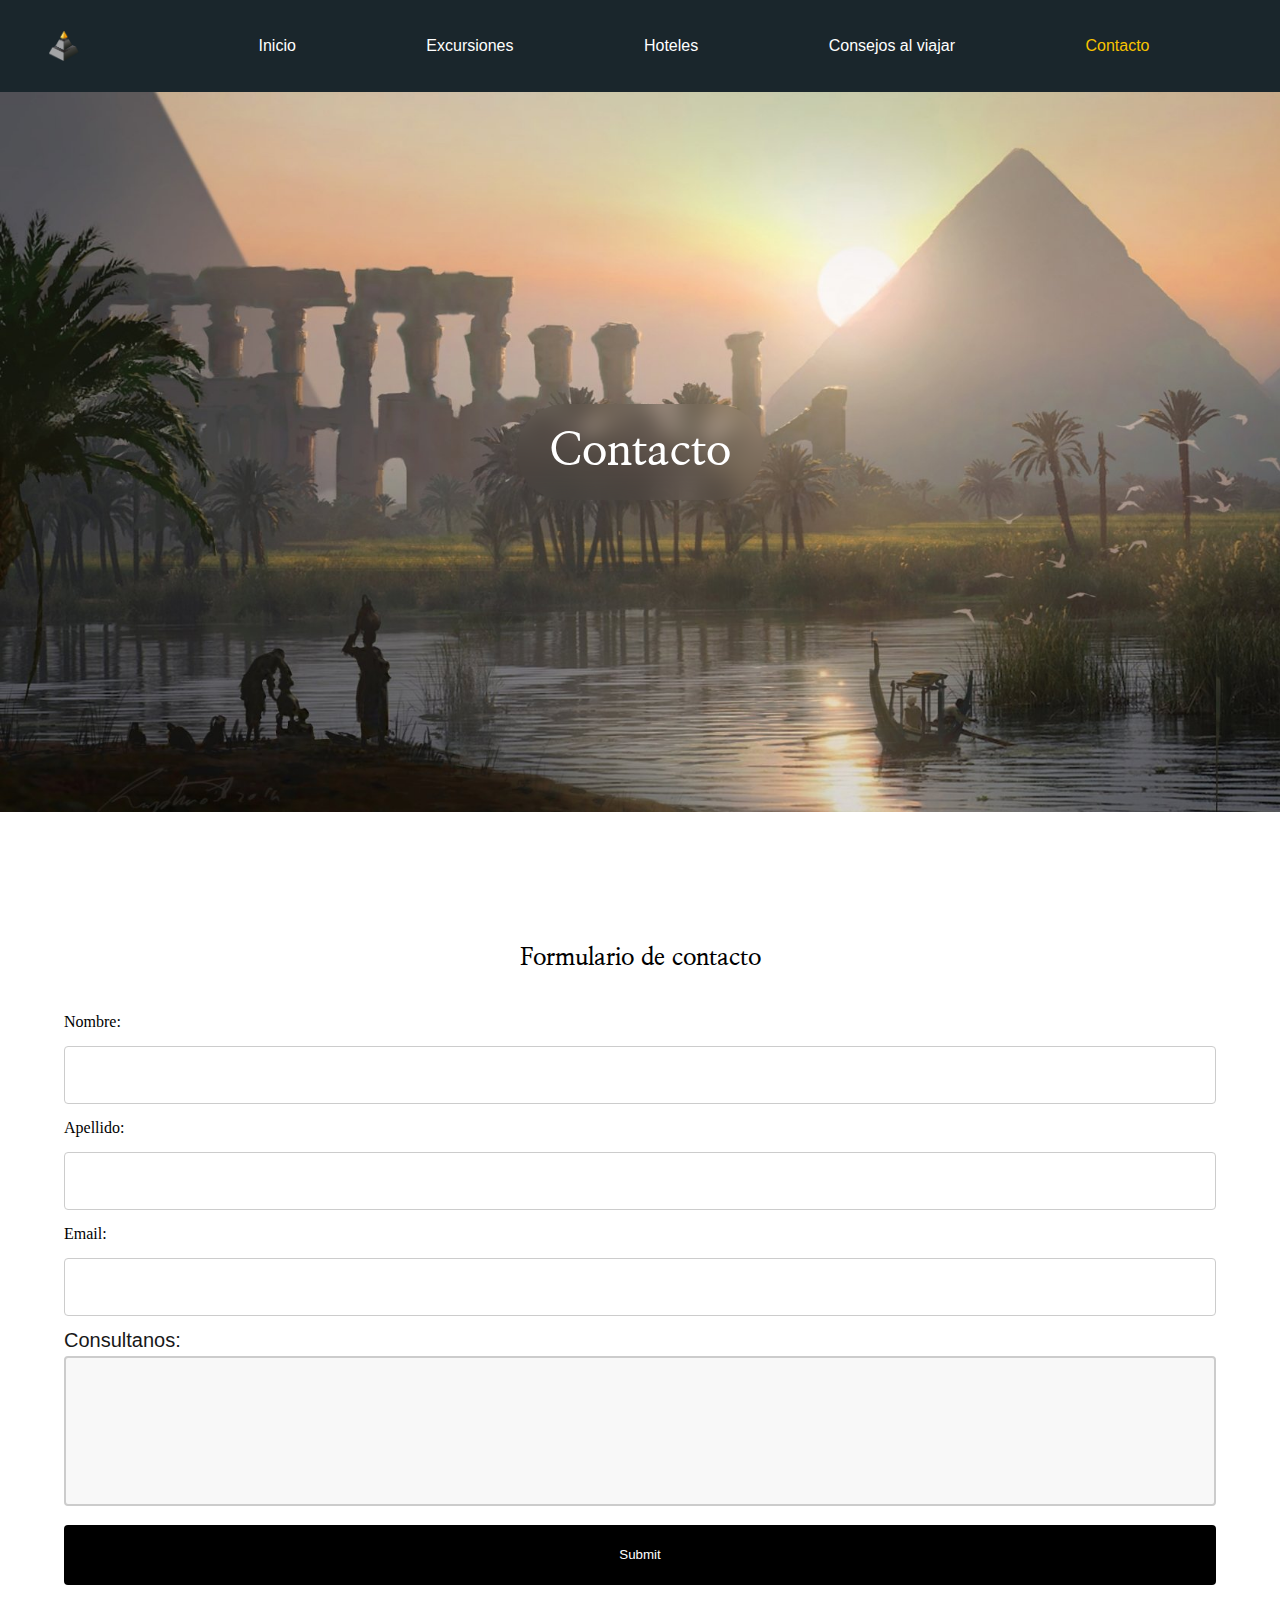
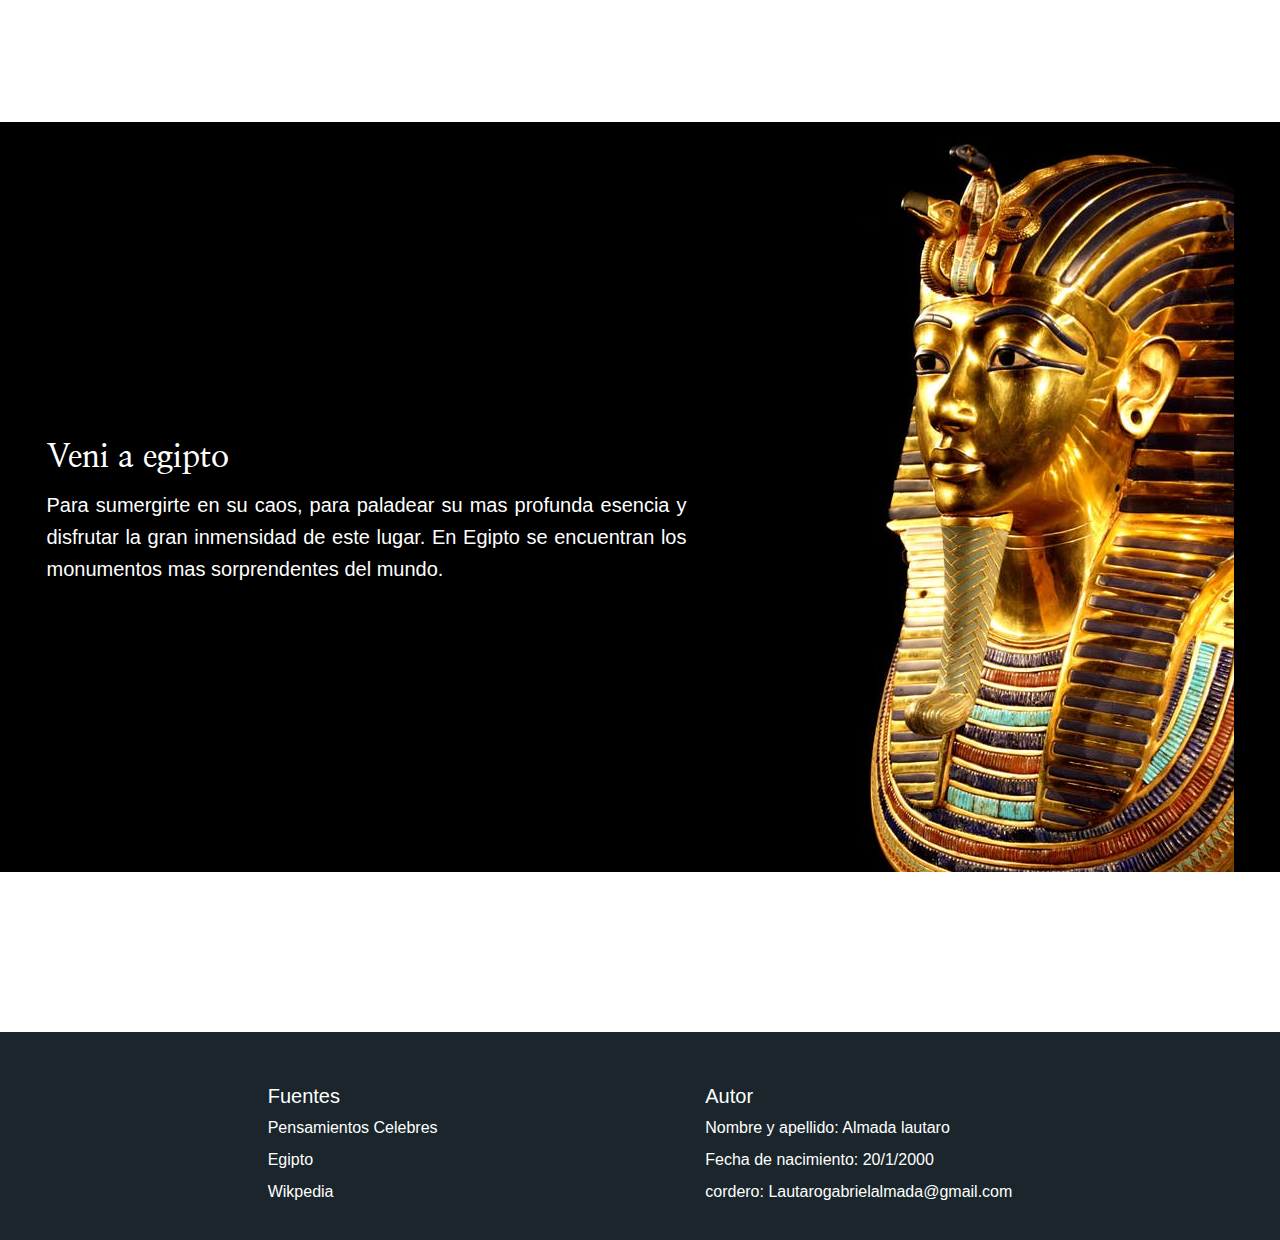
<file: paginas/contacto.html>
<!DOCTYPE html>
<html lang="es">
<head>
    <meta charset="UTF-8">
    <meta http-equiv="X-UA-Compatible" content="IE=edge">
    <meta name="viewport" content="width=device-width, initial-scale=1.0">
    <link rel="stylesheet" href="../css/estilo.css">
    <link rel="shortcut icon" href="../imagenes/logo-piramide.png" type="image/x-icon">

    <title>Contacto</title>
    <link href="https://unpkg.com/aos@2.3.1/dist/aos.css" rel="stylesheet">
</head>
<body  class="grillaPadre">
    <header>

         <nav>
            <a href="../index.html"><img src="../imagenes/logo-piramide.png" alt="Piramide dorada de Giza" title="Piramide" width="30px" height="30px"></a>
         
            <ul>
                <li><a href="../index.html"> Inicio</a></li>
                <li><a href="excursiones.html"> Excursiones</a></li>
                <li><a href="hoteles.html"> Hoteles</a></li>
                <li><a href="consejos.html">Consejos al viajar</a></li>
                <li><a class="actActivo" href="contacto.html">Contacto</a></li>
            </ul>

            <div class="menuHamburguesa">
                <a href=""><img src="../imagenes/menu-hamburguesa.png" alt="menu hamburguesa" width="40px" height="40px"></a>
                </div>

        </nav>
        <div class="imagenEncabezado">  
            <h1 data-aos="zoom-in">Contacto</h1>
         </div> 
        
    </header>

    <main class="grillaMainContacto">

        
        

        <section class="section1Contacto">

            <div>

                <h2>Formulario de contacto</h2>

                <form>
                    
                        
                        <label for="nombre">Nombre:</label>
                        <input id="nombre" type="text"><br>

                        <label for="apellido">Apellido:</label>
                        <input id="apellido" type="text"><br>

                        <label for="email">Email:</label>
                        <input type="email" id="email"><br>

                        <p>Consultanos:</p>
                        <textarea name="comentario" id="" cols="30" rows="10" ></textarea><br>
                        
                        <input type="submit">
                    
                </form>
            </div>

        </section>

        <section class="section2Contacto">
            <div>
            <h2>Veni a egipto</h2>
            <p>Para sumergirte en su caos, para paladear su mas profunda esencia y disfrutar la gran inmensidad de este lugar. En Egipto se encuentran los monumentos mas sorprendentes del mundo.</p>
            </div>
            <img src="../imagenes/contacto-seccion-2-img1.jpg" alt="Tumba de oro egipcia">

        </section>

       

        
    </main>

    <footer>
    <div class="footerFuentes">
        <p>Fuentes</p>
        <ul>
        <li><a target="_blank" href="https://pensamientoscelebres.com/tema/egipto/">Pensamientos Celebres </a></li>
        <li><a target="_blank" href="https://www.egipto.net/gran-esfinge-de-guiza"> Egipto </a></li>
        <li> <a target="_blank" href="https://es.wikipedia.org/wiki/Egipto">Wikpedia </a></li>
        </ul>
    </div>    
    <div class="footerAutor">
        <p>Autor</p>
        <ul>
        <li>Nombre y apellido: Almada lautaro</li>
        <li>Fecha de nacimiento: 20/1/2000</li>
        <li>cordero: Lautarogabrielalmada@gmail.com</li>
        </ul>
    </div>    
    
    
    
     </footer>

     <script src="https://unpkg.com/aos@2.3.1/dist/aos.js"></script>
    <script>
        AOS.init();
      </script>
    
</body>
</html>
</file>
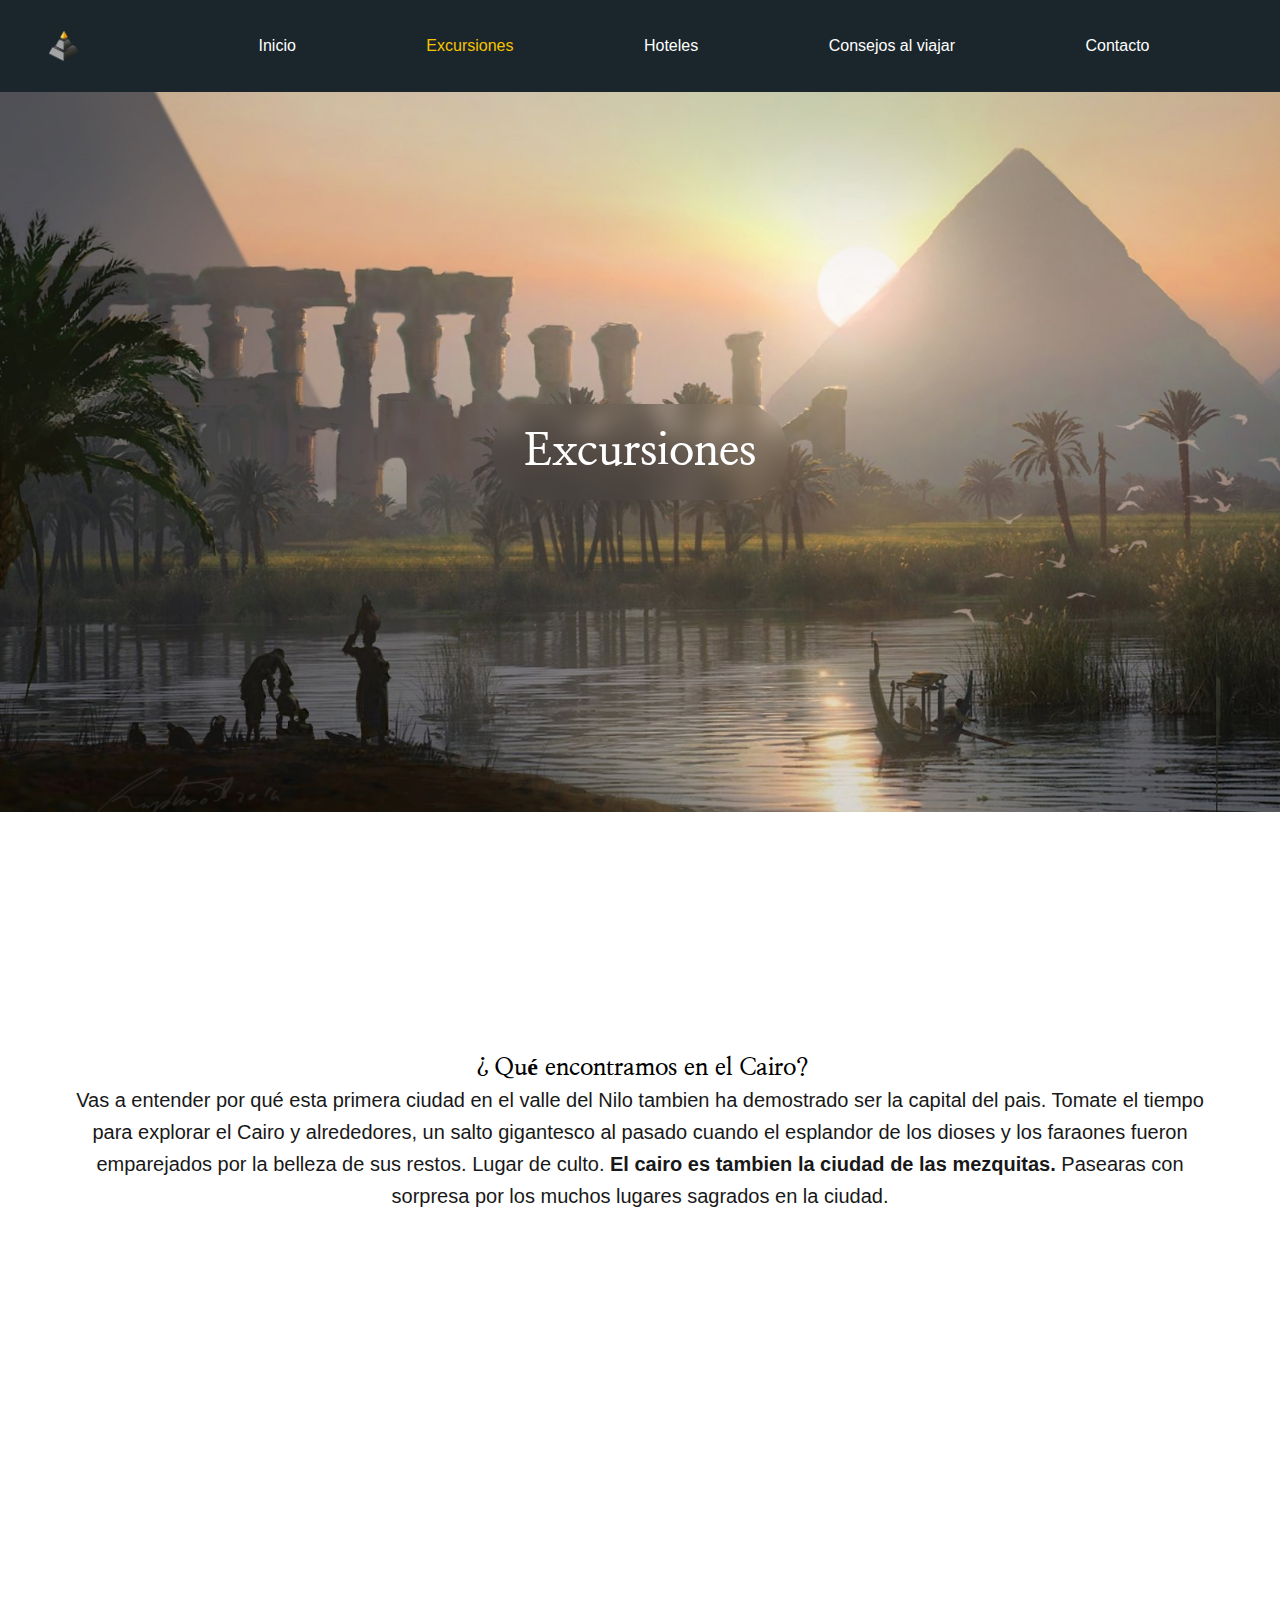
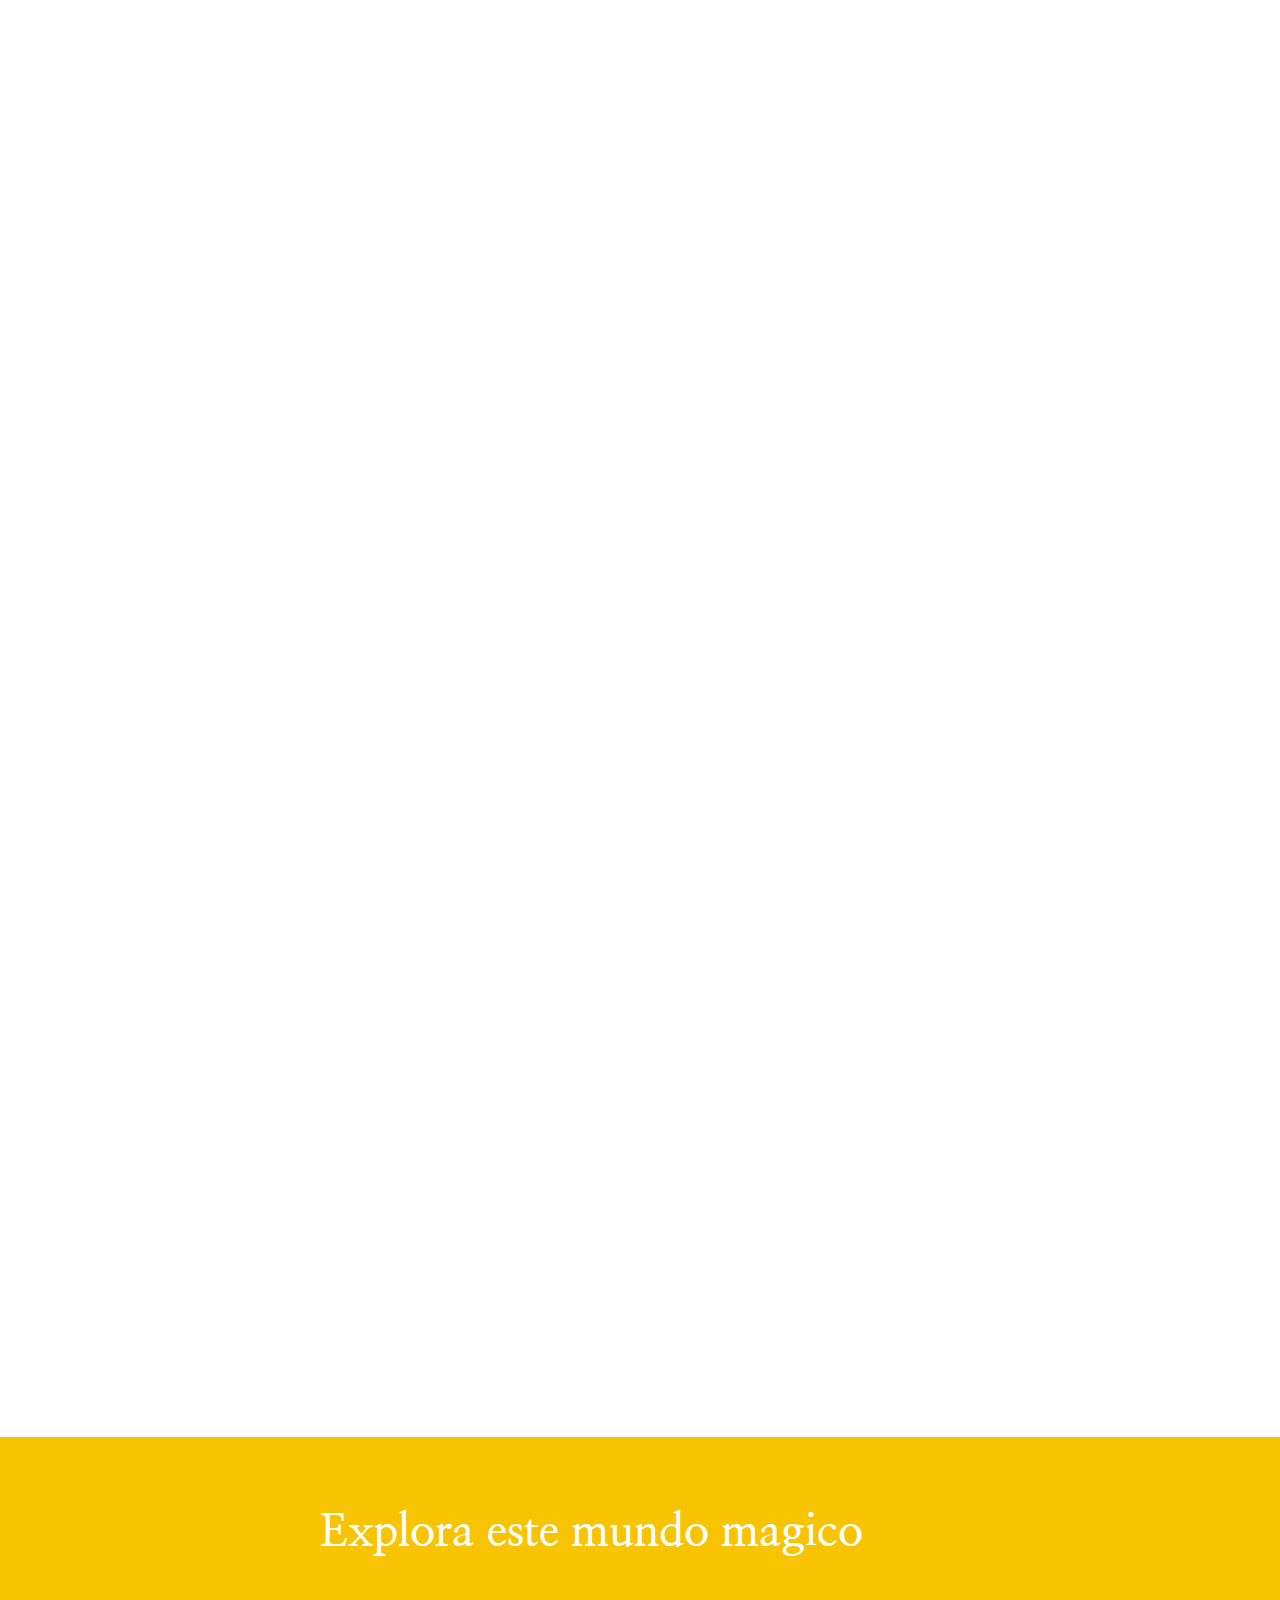
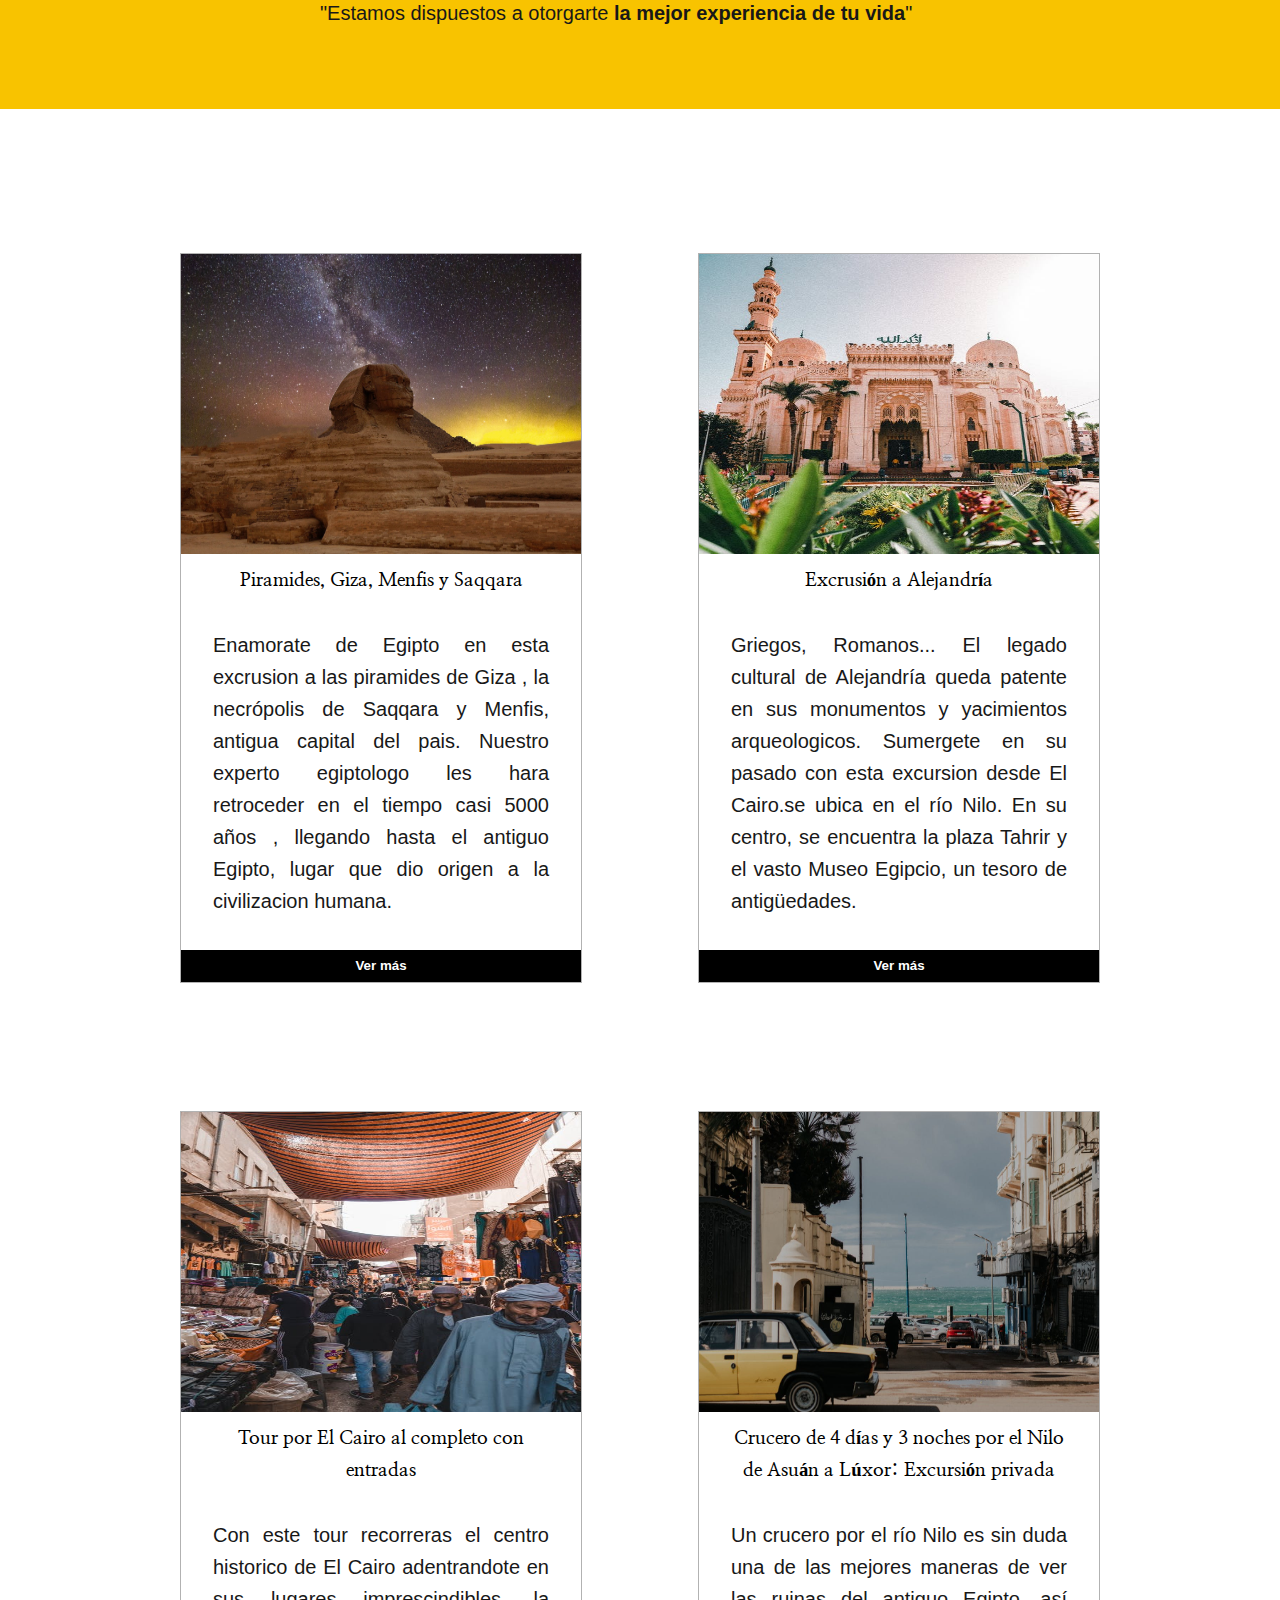
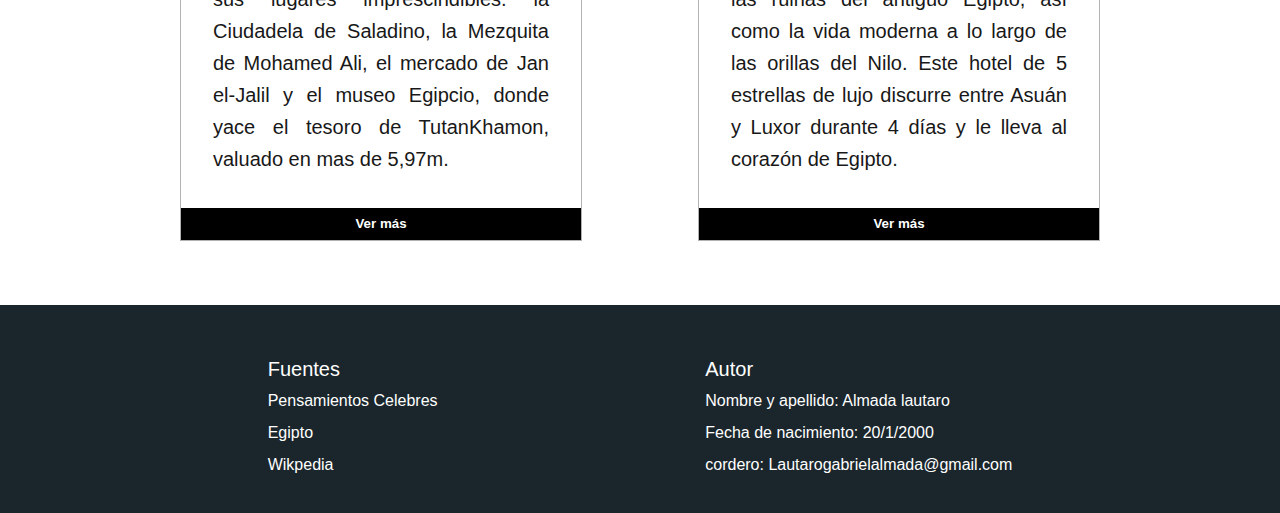
<file: paginas/excursiones.html>
<!DOCTYPE html>
<html lang="es">
<head>
    <meta charset="UTF-8">
    <meta http-equiv="X-UA-Compatible" content="IE=edge">
    <meta name="viewport" content="width=device-width, initial-scale=1.0">
    <link rel="stylesheet" href="../css/estilo.css">
    <link rel="shortcut icon" href="../imagenes/logo-piramide.png" type="image/x-icon">
    <title>Excursiones</title>
    <link href="https://unpkg.com/aos@2.3.1/dist/aos.css" rel="stylesheet">
</head>
<body  class="grillaPadre">
    <header>

         <nav>
            <a href="../index.html"><img src="../imagenes/logo-piramide.png" alt="Piramide dorada de Giza" title="Piramide" width="30px" height="30px"></a>
            <ul>
               
                <li><a href="../index.html"> Inicio</a></li>
                <li><a class="actActivo" href="excursiones.html"> Excursiones</a></li>
                <li><a href="hoteles.html"> Hoteles</a></li>
                <li><a href="consejos.html"> Consejos al viajar</a></li>
                <li><a href="contacto.html"> Contacto</a></li>
            </ul>

            <div class="menuHamburguesa">
                <a href=""><img src="../imagenes/menu-hamburguesa.png" alt="menu hamburguesa" width="40px" height="40px"></a>
            </div>

        </nav>

    <div class="imagenEncabezado">  
        <h1 data-aos="zoom-in">Excursiones</h1>
    </div> 
        
    </header>

    <main class="grillamainExcursiones">


    
        
    <section class="section1Excursiones">
            
        <div>
            <h2>¿Qué encontramos en el Cairo?</h2>
            <p>Vas a entender por qué esta primera ciudad en el valle del Nilo tambien ha demostrado ser la capital del pais. Tomate el tiempo para explorar el Cairo y alrededores, un salto gigantesco al pasado cuando el esplandor de los dioses y los faraones fueron emparejados por la belleza de sus restos. Lugar de culto. <strong>El cairo es tambien la ciudad de las mezquitas.</strong> Pasearas con sorpresa por los muchos lugares sagrados en la ciudad. </p>
        </div>

    </section>

    <section class="section2Excursiones">
        
            <img data-aos="fade-right"
            data-aos-duration="3000" src="../imagenes/excursiones-seccion-main-1.jpeg" alt="Edificio de hormigon egipto">

            <img data-aos="fade-up"
            data-aos-duration="3000" src="../imagenes/excursiones-seccion-main-2.jpeg" alt="Caudal egipcio">

            <img data-aos="fade-left"
            data-aos-duration="3000" src="../imagenes/excursiones-seccion-main-3.webp" alt="Desierto naranja con camellos">
      
    </section>
        

    <section class="section3Excursiones">

        <div>
            <h2>Explora este mundo magico</h2>
            <p>"Estamos dispuestos a otorgarte <strong>la mejor experiencia de tu vida</strong>"</p>
        </div>

    </section>

    <section class="section4Excursiones">

            <div class="excursionesLista">

                
                
                    <img src="../imagenes/excursiones-seccion2-main-1.jpeg" alt="Esfinge de Giza"width="400px" height="300px">
                
                
                <div>
                    <h3>Piramides, Giza, Menfis y Saqqara</h3>
                    <p>Enamorate de Egipto en esta excrusion a las piramides de Giza , la necrópolis de Saqqara y Menfis, antigua capital del pais. Nuestro experto egiptologo les hara retroceder en el tiempo casi 5000 años , llegando hasta el antiguo Egipto, lugar que dio origen a la civilizacion humana.</p>

                    
                    
                </div>
                
                    <button><a href="">Ver más</a></button>
                
                
            </div>
               
                
            

            <div  class="excursionesLista">

                
                    <img src="../imagenes/excursiones-seccion2-main-2.jpeg" alt="Templo color arena de Alejandría" width="400px" height="300px">
                

                <div>
                    <h3>Excrusión a Alejandría</h3>
                    <p>Griegos, Romanos... El legado cultural de Alejandría queda patente en sus monumentos y yacimientos arqueologicos. Sumergete en su pasado con esta excursion desde El Cairo.se ubica en el río Nilo. En su centro, se encuentra la plaza Tahrir y el vasto Museo Egipcio, un tesoro de antigüedades.</p>

                    
                    
                </div>

                
                    <button><a href="">Ver más</a></button>
                

             </div>

             <div  class="excursionesLista">

                
                    <img src="../imagenes/excursiones-seccion2-main-3.jpeg" alt="Ciudad con mucha gente caminando" width="400px" height="300px">
                

                 <div>
                    <h3>Tour por El Cairo al completo con entradas</h3>
                    <p>Con este tour recorreras el centro historico de El Cairo adentrandote en sus lugares imprescindibles. la Ciudadela de Saladino, la Mezquita de Mohamed Ali, el mercado de Jan el-Jalil y el museo Egipcio, donde yace el tesoro de TutanKhamon, valuado en mas de 5,97m.</p>
                    
                   
                </div>
              
                    <button><a href="">Ver más</a></button>
                
            </div>

            <div  class="excursionesLista">

                
                    <img src="../imagenes/excursiones-seccion2-main-4.jpeg" alt="Agua color turqueza con un edificio blanco en su costado" width="400px" height="300px">
                
                
                <div>
                    <h3>Crucero de 4 días y 3 noches por el Nilo de Asuán a Lúxor: Excursión privada</h3>
                    <p>Un crucero por el río Nilo es sin duda una de las mejores maneras de ver las ruinas del antiguo Egipto, así como la vida moderna a lo largo de las orillas del Nilo. Este hotel de 5 estrellas de lujo discurre entre Asuán y Luxor durante 4 días y le lleva al corazón de Egipto.</p>
                    
                   
                </div>

                
                    <button><a href="">Ver más</a></button>
               
            </div>



    </section>

            



        
       



    </main>

    <footer>

        <div class="footerFuentes">
        <p>Fuentes</p>
        <ul>
        <li><a target="_blank" href="https://pensamientoscelebres.com/tema/egipto/">Pensamientos Celebres </a></li>
        <li><a target="_blank" href="https://www.egipto.net/gran-esfinge-de-guiza"> Egipto </a></li>
        <li> <a target="_blank" href="https://es.wikipedia.org/wiki/Egipto">Wikpedia </a></li>
        </ul>
        </div>

        <div class="footerAutor"> 
        <p>Autor</p>
        <ul>
        <li>Nombre y apellido: Almada lautaro</li>
        <li>Fecha de nacimiento: 20/1/2000</li>
        <li>cordero: Lautarogabrielalmada@gmail.com</li>
        </ul>
        </div>
    
    
        </footer>

        <script src="https://unpkg.com/aos@2.3.1/dist/aos.js"></script>
    <script>
        AOS.init();
      </script>
    
</body>
</html>
</file>
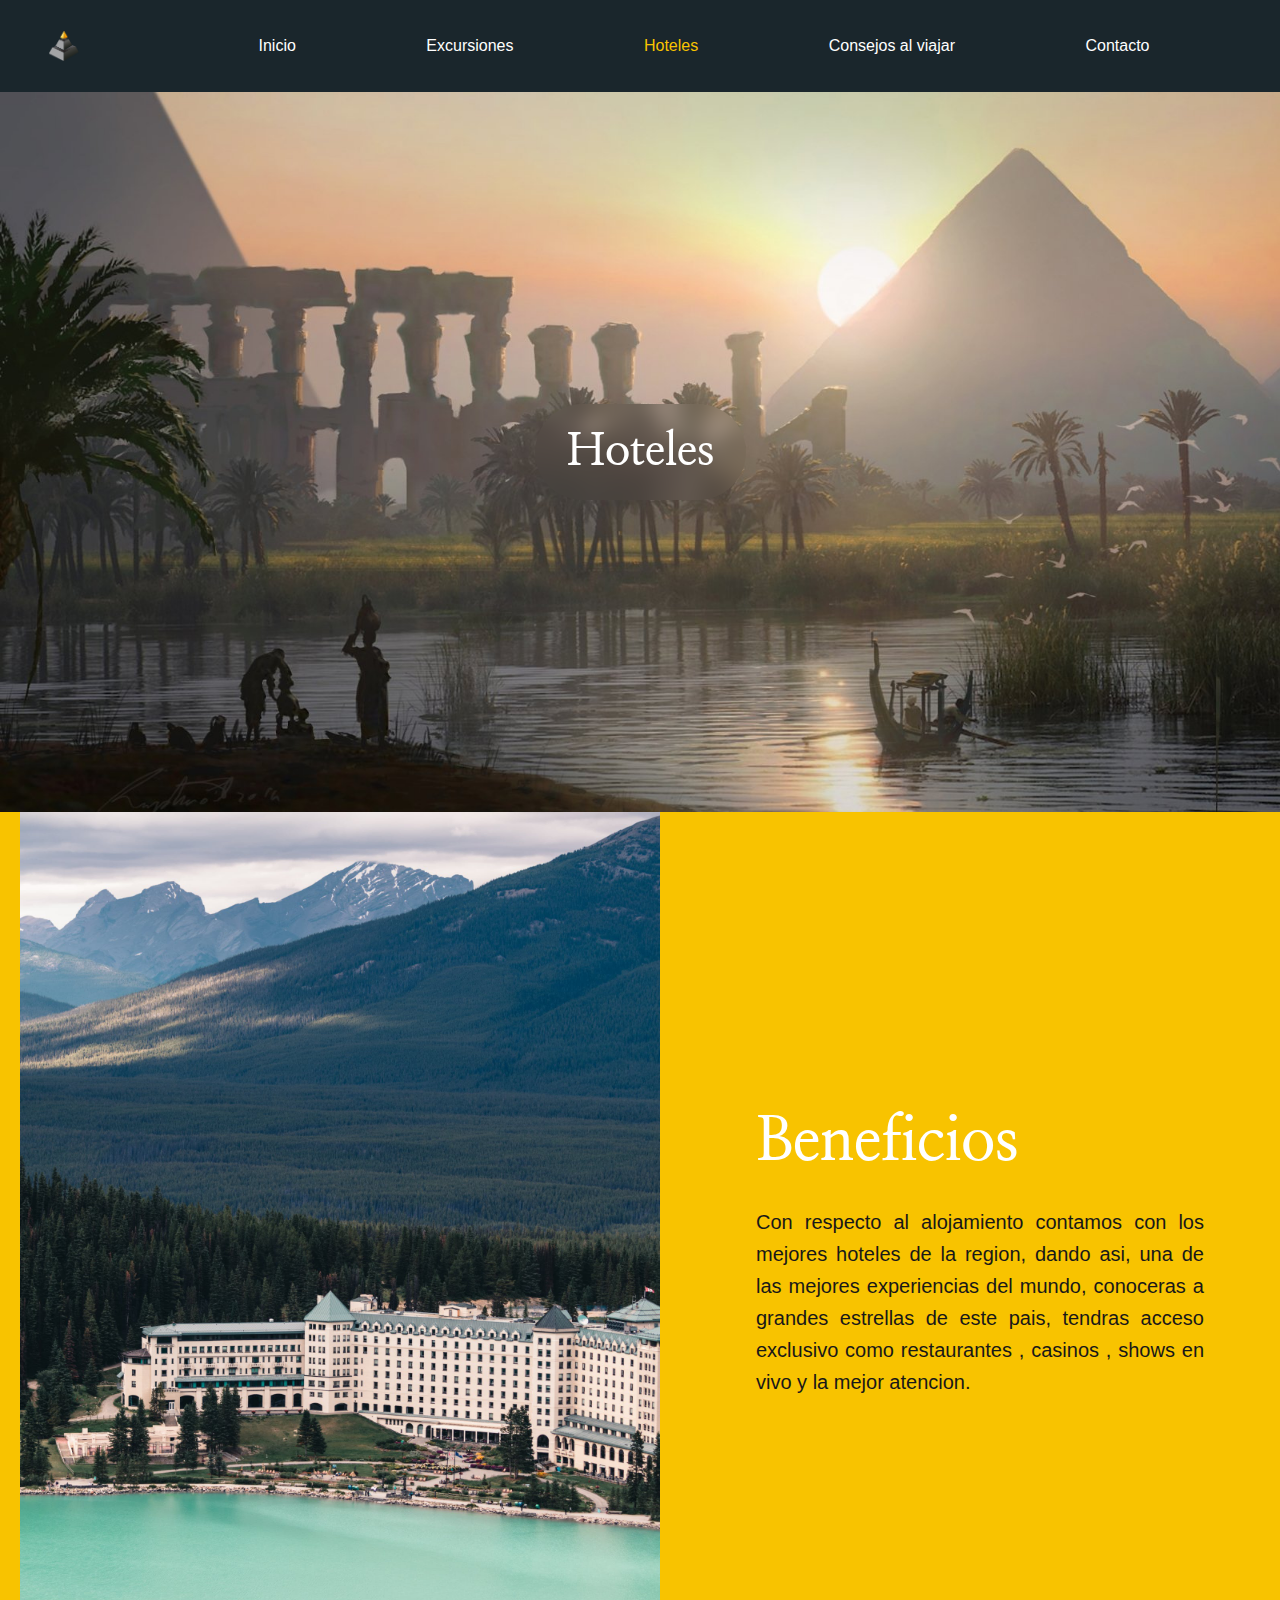
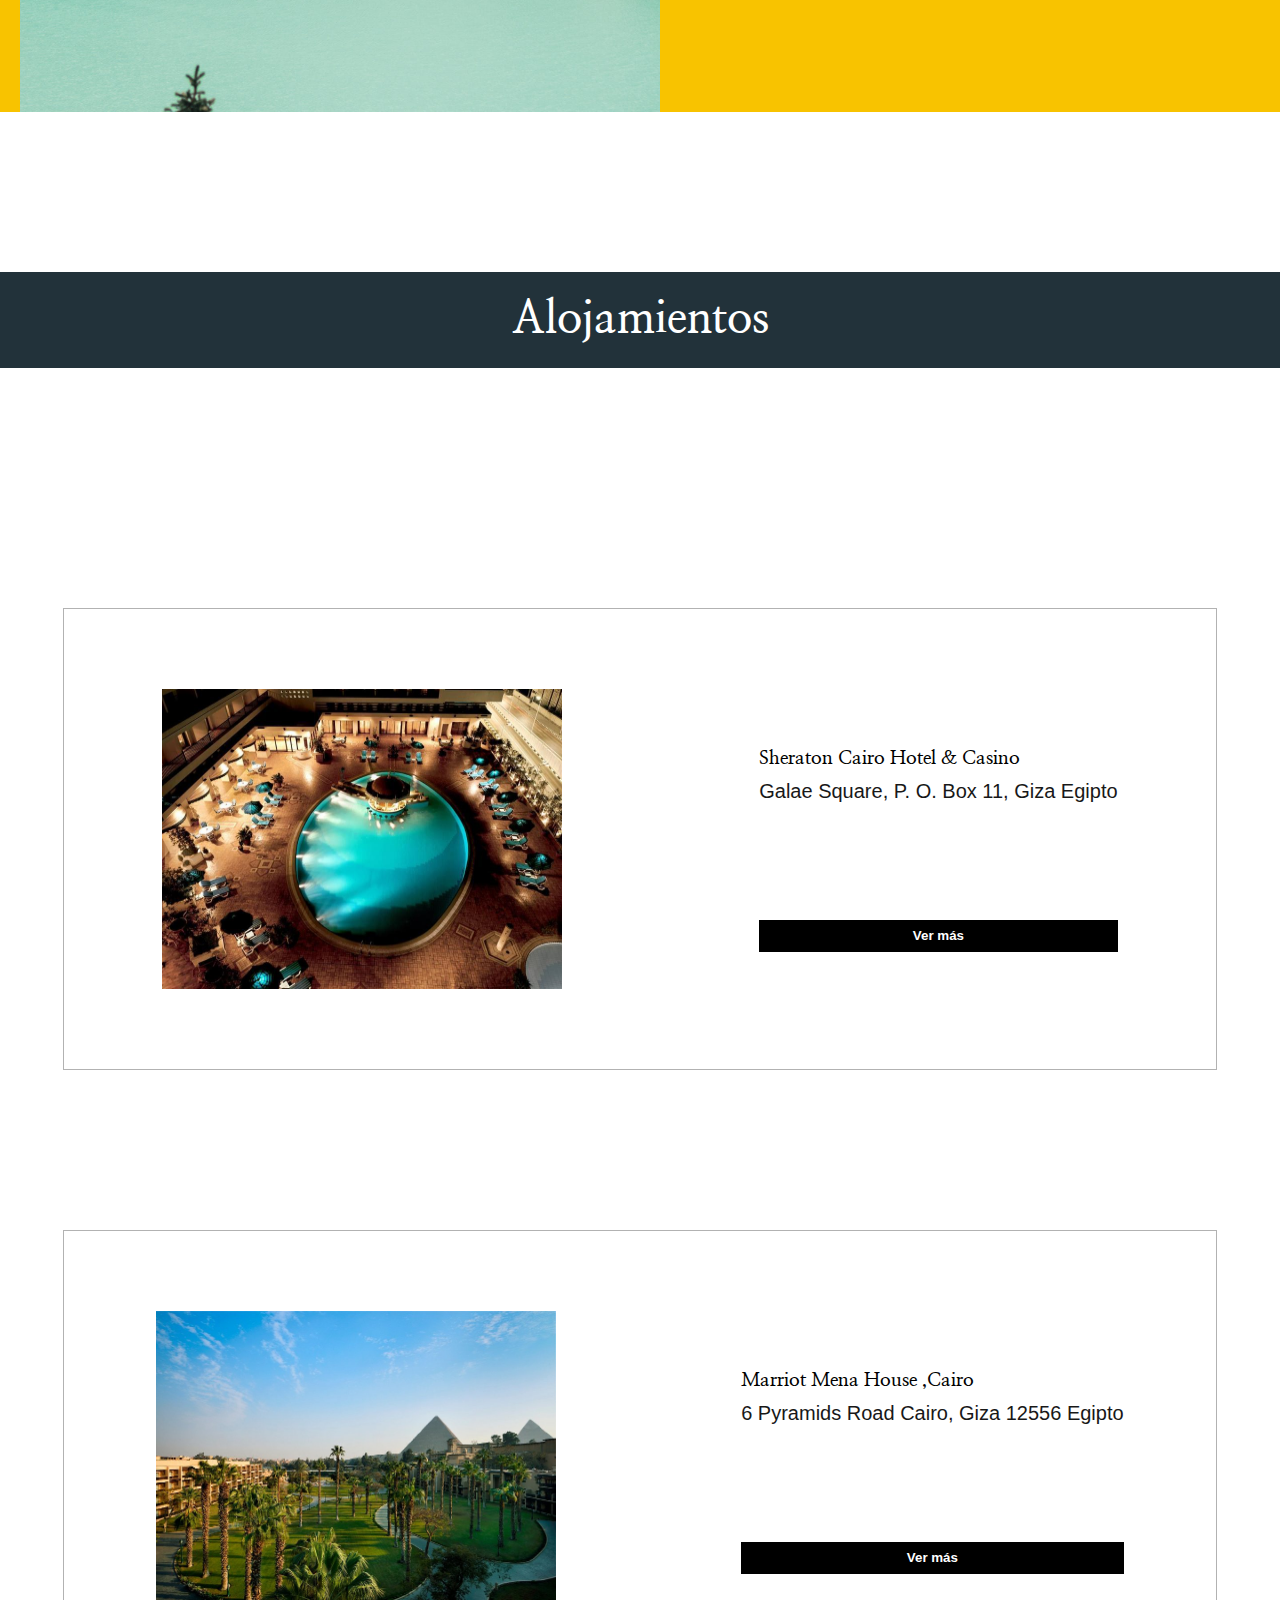
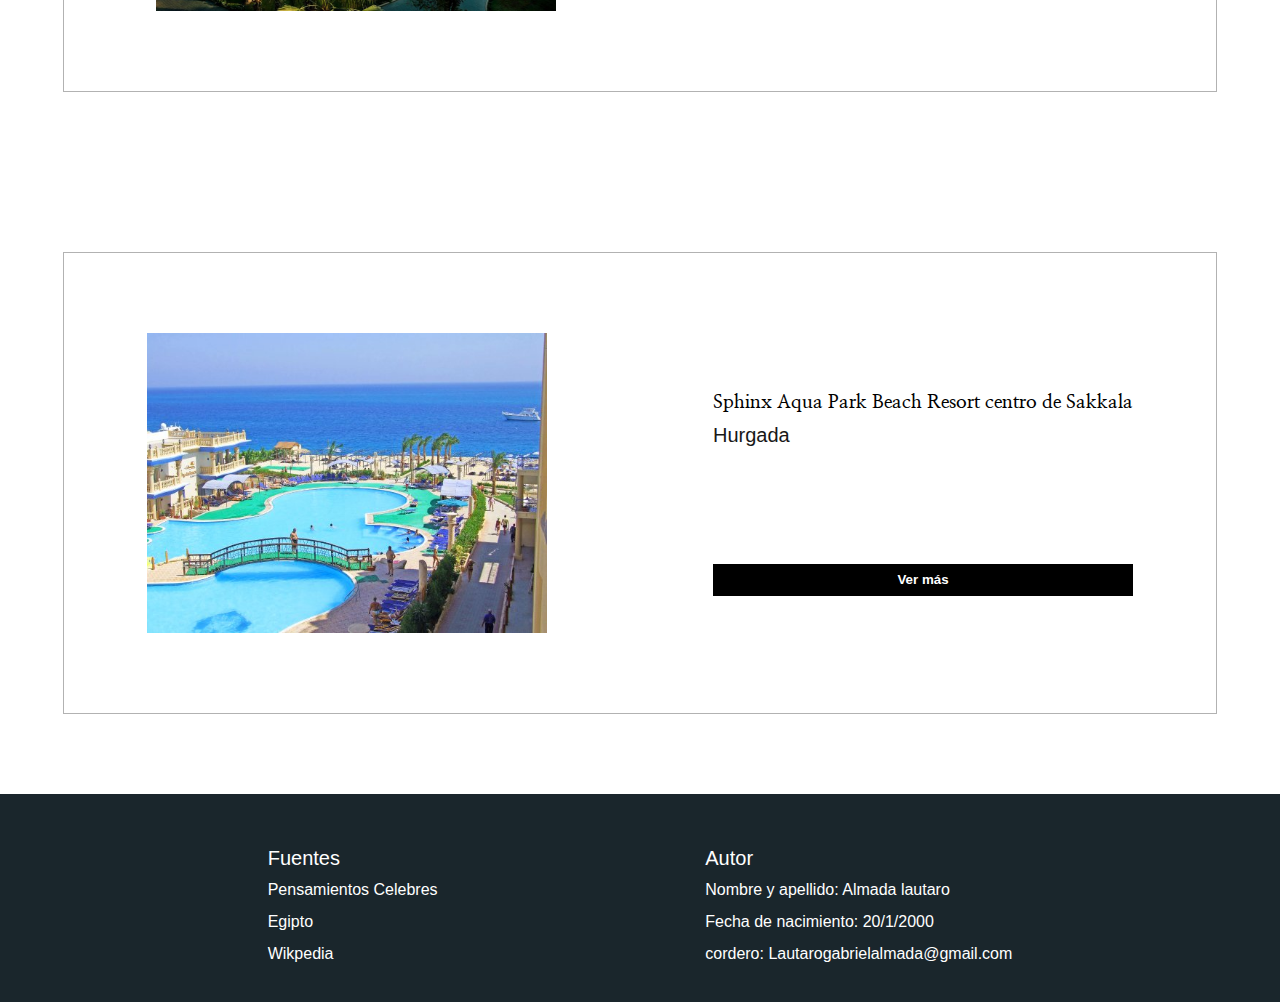
<file: paginas/hoteles.html>
<!DOCTYPE html>
<html lang="es">
<head>
    <meta charset="UTF-8">
    <meta http-equiv="X-UA-Compatible" content="IE=edge">
    <meta name="viewport" content="width=device-width, initial-scale=1.0">
    <link rel="stylesheet" href="../css/estilo.css">
    <link rel="shortcut icon" href="../imagenes/logo-piramide.png" type="image/x-icon">
    <title>Hoteles</title>
    <link href="https://unpkg.com/aos@2.3.1/dist/aos.css" rel="stylesheet">
</head>
<body  class="grillaPadre">
    <header>
         <nav>
            <a href="../index.html"><img src="../imagenes/logo-piramide.png" alt="Piramide dorada de Giza" title="Piramide" width="30px" height="30px"></a>
            
            <ul>
               
                <li><a href="../index.html"> Inicio</a></li>
                <li><a href="excursiones.html">Excursiones</a></li>
                <li><a class="actActivo" href="hoteles.html"> Hoteles</a></li>
                <li><a href="consejos.html"> Consejos al viajar</a></li>
                <li><a href="contacto.html"> Contacto</a></li>
            </ul>

            <div class="menuHamburguesa">
                <a href=""><img src="../imagenes/menu-hamburguesa.png" alt="menu hamburguesa" width="40px" height="40px"></a>
             </div>

        </nav>
        
     <div class="imagenEncabezado">  
        <h1 data-aos="zoom-in">Hoteles</h1>
     </div>     

    </header>

    <main class="grillaMainHoteles">
 
    

        <section class="section1Hoteles">

            
            <img src="../imagenes/hoteles-seccion1.jpeg" alt="Hotel gigante blanco con agua turqueza">
            

            <div>
                <h2>Beneficios</h2>
                <p>Con respecto al alojamiento contamos con los mejores hoteles de la region, dando asi, una de las mejores experiencias del mundo, conoceras a grandes estrellas de este pais, tendras acceso exclusivo como restaurantes , casinos , shows en vivo y la mejor atencion. </p>
             </div>
        </section>

        <section class="section2Hoteles">

            <h2>Alojamientos</h2>

        </section>

        <section class="section3Hoteles">

             <div class="hotelesListado">
                    <img src="../imagenes/hoteles-seccion-2-img2-sheraton.jpg" alt="Hotel Sheraton Casino resort, pscina agua turqueza" width="400px" height="300px">
                <div>
                    <h3>Sheraton Cairo Hotel & Casino</h3>
                    <p>Galae Square, P. O. Box 11, Giza Egipto</p>
                    <ul>
                        <li>Opiniones: 700</li>
                        <li>Calificacion: * * * * </li>
                    </ul>

                    <div>
                        <button><a href="">Ver más</a></button>
                    </div>
                </div>
                
             </div>

            <div class="hotelesListado">

                    <img src="../imagenes/hoteles-seccion-2-img1-marriot.jpg" alt="Alojamiento hotel Marriot" width="400px" height="300px">
                <div>
                    <h3>Marriot Mena House ,Cairo</h3>
                    <p>6 Pyramids Road Cairo, Giza 12556 Egipto</p>
                    <ul>
                        <li>Opiniones: 2788</li>
                        <li>Calificacion: * * * * *</li>
                    </ul>
                    <div>
                        <button><a href="">Ver más</a></button>
                    </div>
                </div>
                    
            </div>

            <div class="hotelesListado">

                    <img src="../imagenes/hoteles-seccion-2-img1-aqua.jpg" alt="Hotel en playa con gran pscina, mar transparente en frente " width="400px" height="300px">
                <div>

                    <h3>Sphinx Aqua Park Beach Resort centro de Sakkala</h3>
                    <p>Hurgada </p>
                    <ul>
                        <li>Opiniones: 1256</li>
                        <li>Calificacion: * * * * </li>
                    </ul>

                    <div>
                        <button><a href="">Ver más</a></button>
                    </div>
                </div>
        
             </div>




        </section>
       






    </main>




    <footer>
    <div class="footerFuentes">
        <p>Fuentes</p>
        <ul>
        <li><a target="_blank" href="https://pensamientoscelebres.com/tema/egipto/">Pensamientos Celebres </a></li>
        <li><a target="_blank" href="https://www.egipto.net/gran-esfinge-de-guiza"> Egipto </a></li>
        <li> <a target="_blank" href="https://es.wikipedia.org/wiki/Egipto">Wikpedia </a></li>
        </ul>
    </div>
    <div class="footerAutor">
        <p>Autor</p>
        <ul>
        <li>Nombre y apellido: Almada lautaro</li>
        <li>Fecha de nacimiento: 20/1/2000</li>
        <li>cordero: Lautarogabrielalmada@gmail.com</li>
        </ul>
    </div>
    
    
        </footer>

        <script src="https://unpkg.com/aos@2.3.1/dist/aos.js"></script>
    <script>
        AOS.init();
      </script>
    
</body>
</html>
</file>
<file: css/estilo.css>
@import url('https://fonts.googleapis.com/css2?family=Libre+Bodoni&family=Nanum+Myeongjo&family=Roboto:wght@100&display=swap');

@import url('https://fonts.googleapis.com/css2?family=Libre+Bodoni&family=Roboto:wght@100&display=swap');

*{
    margin:0; 
    padding:0;
    line-height: 2rem;}


    h1,h2,h3,h4,h5{
        font-family: 'Nanum Myeongjo', serif;

    }
    
    ul ol{
        font-family: 'Roboto', sans-serif;}
    
    p{
        font-size: 20px;
        color: rgb(24, 24, 24);
        font-family: sans-serif;
        }
    
    nav{
        font-family:sans-serif;}

    footer{font-family:sans-serif;}




 /* HEADER */
 header{
    grid-area: header;
 }

nav{
    background-color: #1a262c;
    display: flex;
    padding-top:30px;
    padding-bottom: 30px;

}

 nav ul {
    display: flex;
    flex-direction: row;
    justify-content:space-evenly;
    align-items: center;
    list-style-type:none;
    width: 90%;
 }

 body > header > nav > a{
    display: flex;
    justify-content: center;
    align-items: center;
    width: 10%;
 }

 nav ul li a {
    text-decoration: none;
    color: white;
    transition: 1s;
 }

nav ul li a:hover{
    color: #f8c300;
}

.actActivo {
    color: #f8c300;
}

.imagenEncabezado{
    grid-area: imgEncabezado;
    background-image: url(../imagenes/imagen-encabezado.jpg);
    background-size: cover;
    background-repeat: no-repeat;
    display: flex;
    justify-content: center;
    align-items: center;
    height:80vh;
     } 
     
.imagenEncabezado h1 {
    color:white;
    padding: 2rem;
    border-radius: 5rem;
    backdrop-filter:blur(10px);
    font-size:calc(2rem + 1vw);}

.menuHamburguesa{display:none;}


/* HEADER */























/* GRILLA PADRE */
.grillaPadre{
    display: grid;
    width: 100%;
    grid-template-columns:repeat(3, 1fr);
    grid-template-areas:
    "header header header"
    "imgEncabezado imgEncabezado imgEncabezado"
    "main main main"
    "footer footer footer";
 }

 main{grid-area: main;}

 
/* GRILLA PADRE */
















/* GRILLA MAIN INDEX */
.grillaMainIndex{
    display: grid;
    margin: auto;
    grid-template-columns:repeat(2, 1fr);
    grid-template-areas: 
    "section1Index section1Index"
    "section2Index section3Index"
    "section2Index section3Index"
    "section2Index section4Index"
    "section5Index section5Index"
    "section6Index section6Index"
    "section7Index section7Index";}


 

.section1Index{
    grid-area: section1Index;
    text-align: center;
    width: 90%;
    margin: auto;
    margin-top: 15rem;
    margin-bottom:15rem;
}

.section1Index h2 {

    margin-bottom: 3rem;
    font-size: 30px;
}

 .section2Index{
    grid-area: section2Index;
    display: flex;
    flex-direction: column;
    justify-content: space-between;
    align-items: center;

    }

 .section3Index{
        grid-area: section3Index;
        width: 90%;
        text-align: justify;}

 .section4Index{
    grid-area: section4Index;
    width: 90%;
    text-align: justify;}

 .section5Index{
    grid-area: section5Index;
    display: flex;
    justify-content: center;
    width: 90%;
    text-align: justify;
    margin: auto;
    margin-top: 10rem;
    margin-bottom: 10rem;
    }

 .section6Index{
    grid-area: section6Index;
    display: flex;
    flex-direction: row;
     justify-content:space-evenly;
    flex-wrap: wrap;}

 .section7Index{
    grid-area: section7Index;
    display: flex;
    background-color: #f8c300;
    margin-bottom: 10rem;
    margin-top: 10rem;
    padding-top: 5rem;
    padding-bottom: 5rem;
    flex-wrap: wrap;
    justify-content:center;} 

.section7Index div {
    width:50rem;
    display: flex;
    flex-direction:column;
    align-items: center;
}

.section7Index p{
    width: 40rem;
    margin-top: 5rem;
    text-align: justify;
}


.section7Index h2 {
    color: white;
    font-size: 4rem;
}

.section7Index iframe{
    width: 90%;
}

/* GRILLA MAIN INDEX */





















/* GRILLA MAIN EXCURSIONES*/

.grillamainExcursiones{
    display: grid;
    margin: auto;
    grid-template-columns:repeat(2, 1fr);
    grid-template-areas: 
    "section1Excursiones section1Excursiones"
    "section2Excursiones section2Excursiones"
    "section3Excursiones section3Excursiones"
    "section4Excursiones section4Excursiones";}

.section1Excursiones{
    grid-area: section1Excursiones;
    text-align: center;
    width: 90%;
    margin: auto;
    margin-top: 15rem;
    margin-bottom:15rem;
}
.section2Excursiones{
    grid-area: section2Excursiones;
    display: flex;
    justify-content: center;
    gap: 0.3rem;
    flex-wrap: wrap;
}

.section3Excursiones{
    grid-area: section3Excursiones;
    margin-top: 5rem;
    margin-bottom: 5rem;
    background-color: #f8c300;
    padding-top: 5rem;
    padding-bottom: 5rem;
}

.section3Excursiones div{
    width: 50%;
    margin: auto;
}

.section3Excursiones div h2{
    margin-bottom: 3rem;
    font-size:calc(2rem + 1vw);
    color: white;}



.section4Excursiones{
    grid-area: section4Excursiones;
    display: flex;
    flex-direction: row;
    justify-content: space-evenly;
    width:90%;
    margin: auto;
    flex-wrap: wrap;
}

.excursionesLista{

    border: 1px rgba(0,0,0 ,0.3) solid;
    width: 25rem;
    margin-top: 4rem;
    margin-bottom: 4rem;
    transition: all 1s;}

.excursionesLista:hover{
    box-shadow: 0px 10px 10px black; 
    cursor: pointer;
}



.excursionesLista div{
    margin: auto;
    text-align: justify;
    width:21rem;}

.excursionesLista div h3{
    text-align: center;
    margin-bottom: 2rem;
}

.excursionesLista div p {
    margin-bottom:2rem ;
}

.excursionesLista button{
    width: 100%;
    background-color: black;
    border: none;
    transition: all 1s;}

.excursionesLista:hover button{
    background-color:#f8c300;
    color:#1a262c;
    cursor: pointer;
}

.excursionesLista a{
    color: white;
    text-decoration: none;
    font-weight: bold;
}

.excursionesLista:hover button a {
    color:#1a262c;
    transition: all 1s;
}




/* GRILLA MAIN EXCURSIONES*/








































/* GRILLA MAIN HOTELES*/


.grillaMainHoteles{
    display: grid;
    grid-template-columns:repeat(2, 1fr);
    grid-template-areas: 
    "section1Hoteles section1Hoteles"
    "section2Hoteles section2Hoteles"
    "section3Hoteles section3Hoteles"
    "section4Hoteles section4Hoteles";}

.section1Hoteles{
    grid-area:section1Hoteles;
    background-color: #f8c300;
    width: 100%;
    display:flex;
    flex-direction: row;
    flex-wrap: wrap; 
}


.section1Hoteles img{
    width: 50vw; 
    height: 100vh;
    margin:auto;
}

.section1Hoteles div{
    width: 35rem;
    margin: auto;
    padding-top: 4rem;
    padding-bottom: 4rem; 
}
.section1Hoteles h2{
    width: 80%;
    margin: auto;
    font-size: calc(3rem + 1vw);
    margin-bottom: 3rem;
    color: white;
   
}

.section1Hoteles p {
    text-align: justify;
    width: 80%;
    margin: auto;
    font-size: clas(1rem + 1vw);
}

.section2Hoteles{
    grid-area:section2Hoteles;
    margin-top:10rem;
    margin-bottom: 10rem;
    padding: 2rem;
    background-color: #22323a;
}

.section2Hoteles h2{
    font-size: calc(2rem + 1vw);
    color:white;
    text-align: center;}


.section3Hoteles{
    grid-area:section3Hoteles;
    display: flex;
    flex-direction: column;
    flex-wrap: wrap;
}

.hotelesListado{
    display: flex;
    flex-wrap: wrap;
    width: 90%;
    justify-content: space-between;
    margin: auto;
    margin-top: 5rem;
    margin-bottom: 5rem;
    padding-top: 5rem;
    padding-bottom: 5rem;
    border: 1px rgba(0,0,0 ,0.3) solid;
    transition: all 1s;

}

.hotelesListado img {
    margin:auto;
}
.hotelesListado div {
    margin:auto;
}

.hotelesListado:hover{
    box-shadow: 0px 10px 10px black; 
    cursor: pointer;
}

.hotelesListado button{
    width: 100%;
    background-color: black;
    border: none;
    transition: all 1s;
}

.hotelesListado:hover button{
    background-color:#f8c300;
    color:#1a262c;
    cursor: pointer;
}

.hotelesListado a{
    color: white;
    text-decoration: none;
    font-weight: bold;
}

.hotelesListado:hover button a {
    color:#1a262c;
    transition: all 1s;
}

.hotelesListado li {
    color: white;
    transition:all 1s;
    margin-top: 1rem;
    margin-bottom: 1rem;
}

.hotelesListado:hover li {
    color: black;
}

.hotelesListado h3{
    margin-top: 1rem;
}

/* GRILLA MAIN HOTELES*/





























/* GRILLA MAIN CONSEJOS*/

.grillaMainConsejos{
    display: grid;
    grid-template-columns:repeat(2,1fr);
    grid-template-areas:
    "section1Consejos section1Consejos"
    "section2Consejos section2Consejos"
    ;
}

.section1Consejos{
    grid-area: section1Consejos;
    background-color: #f8c300;
    margin-top: 10rem;
    margin-bottom: 10rem;
    padding-top: 10rem;
    padding-bottom: 10rem;
}

.section1Consejos div{
    width: 80%;
    display: flex;
    justify-content: space-evenly;
    flex-wrap: wrap;
    margin: auto;
}

.section1Consejos h2{
    width:30rem;
    line-height: 3rem;
    text-align: center;
    margin-top: 1rem;
    font-size:2rem;
}

.section1Consejos p {
    width: 30rem;
    margin-top: 1rem;
    text-align: justify;
}



.section2Consejos{
    grid-area:section2Consejos;
    display: flex;
    flex-direction: column;
    width: 90%;
    margin: auto;
    margin-bottom: 10rem;
    text-align: justify;
}




.consejosListado li {
    color: black;
    font-size: 1rem;

}

.consejosListado{
    margin-top: 4rem;
}

.consejosListado h3 {
    font-size: 1.3rem;
    margin-bottom: 1rem;
    background-color: #1a262c;
    color: white;
}




/* GRILLA MAIN CONSEJOS*/

























/* GRILLA MAIN CONTACTO*/

.grillaMainContacto{
    display: grid;
    grid-template-columns: repeat(2,1fr);
    grid-template-rows: repeat(2,1fr);
    grid-template-areas: 
    "section1Contacto section1Contacto"
    "section2Contacto section2Contacto"
    ;
}



.section1Contacto{
   
    grid-area: section1Contacto;
    margin-top: 10rem;
    width: 90%;
    margin: auto;
}

.section1Contacto h2{
    text-align: center;
    margin-bottom: 2rem;
}

.section2Contacto{
    grid-area: section2Contacto;
    display: flex;
    flex-wrap: wrap;
    justify-content: space-between;
    background-color: black;
    margin-bottom: 10rem;
}


.section2Contacto img{
    margin: auto;

}

.section2Contacto div{
    margin: auto;
    width: 50%;
    
}

.section2Contacto h2 {
    color:white;
    font-size: 2rem;
    margin-bottom: 1rem;
    margin-top: 2rem;
}

.section2Contacto p{
    color: white;
    text-align: justify;
}

/* seccion1 */
#mainContacto > section:nth-child(1) div{

    margin-left: 5%;
    margin-right: 5%;
}

#mainContacto > section:nth-child(1) h2 {
        text-align: center;
        margin-top: 10%;
        margin-bottom: 10%;
        font-size: 2rem;}


input[type=text], select {
    width: 100%;
    padding: 12px 20px;
    margin: 8px 0;
    display: inline-block;
    border: 1px solid #ccc;
    border-radius: 4px;
    box-sizing: border-box; }
      
input[type=submit] {
    width: 100%;
    background-color:black;
    color: white;
    padding: 14px 20px;
    margin: 8px 0;
    border: none;
    border-radius: 4px;
    cursor: pointer;
    transition: all 1s;}
      
input[type=submit]:hover {
    background-color:#f8c300;
    color: black;}
      
input[type=email]{

    width: 100%;
    padding: 12px 20px;
    margin: 8px 0;
    display: inline-block;
    border: 1px solid #ccc;
    border-radius: 4px;
    box-sizing: border-box;}

 input[type=text]:focus { 
    border: 3px solid #555; }
  
textarea {
    width: 100%;
    height: 150px;
    padding: 12px 20px;
    box-sizing: border-box;
    border: 2px solid #ccc;
    border-radius: 4px;
    background-color: #f8f8f8;
    resize: none;}
 /* seccion1 */    



/* GRILLA MAIN CONTACTO*/










@media (max-width:768px){


/* HEADER MEDIA  */
 
    header nav ul {
        display: none;
    }

    .menuHamburguesa{
        display: block;
        margin-left: 70%;}
/* HEADER MEDIA  */








/* MEDIA INDEX GRILLA */
    .grillaMainIndex{
        grid-template-areas: 
        "section1Index section1Index"
        "section2Index section2Index"
        "section3Index section3Index"
        "section4Index section4Index"
        "section5Index section5Index"
        "section6Index section6Index"
        "section7Index section7Index";}

    .section2Index img{
        width: 300px;
        height: 200px;
        }

    .section2Index{
        margin-bottom: 5rem;
    }

    .section3Index{
        margin: auto;}

    .section4Index{
        margin:auto;}

    .section6Index img{
        width: 300px;
        height: 200px;

    }

    .section7Index p{
        width: 80%;

    }
/* MEDIA INDEX GRILLA */


















 /* MEDIA EXCURSIONES GRILLA */

    body > main > section.section2Excursiones > img:nth-child(1){
        width: 400px;
        height: 650px;
    }

    body > main > section.section2Excursiones > img:nth-child(2){
        display: none;
    }

    body > main > section.section2Excursiones > img:nth-child(3){
        display: none;
    }

    .section4Excursiones .excursionesLista p {
        display: none;
    }

    body > main > section.section1Hoteles > img{
        display: none;
    }


 /* MEDIA EXCURSIONES GRILLA */














/* FOOTER MEDIA  */

.footerFuentes{
    display: none;
}

.footerAutor{
    text-align: center;
}

/* FOOTER MEDIA  */





}/* FIN MEDIA QUERY */

















 /* FOOTER */

 footer{
    grid-area: footer;
    display: flex;
    justify-content: space-evenly;
    flex-direction: row;
    align-items: center;
    background-color: #1a262c;
    padding-top:3rem;
    padding-bottom: 2rem;
 }

footer p,li{
    color: white;
    list-style-type: none;
}

footer a {
    color:white;
    transition: 1s;
    text-decoration: none;}

footer a:hover{
    color: #f8c300;
}

 /* FOOTER */
</file>
